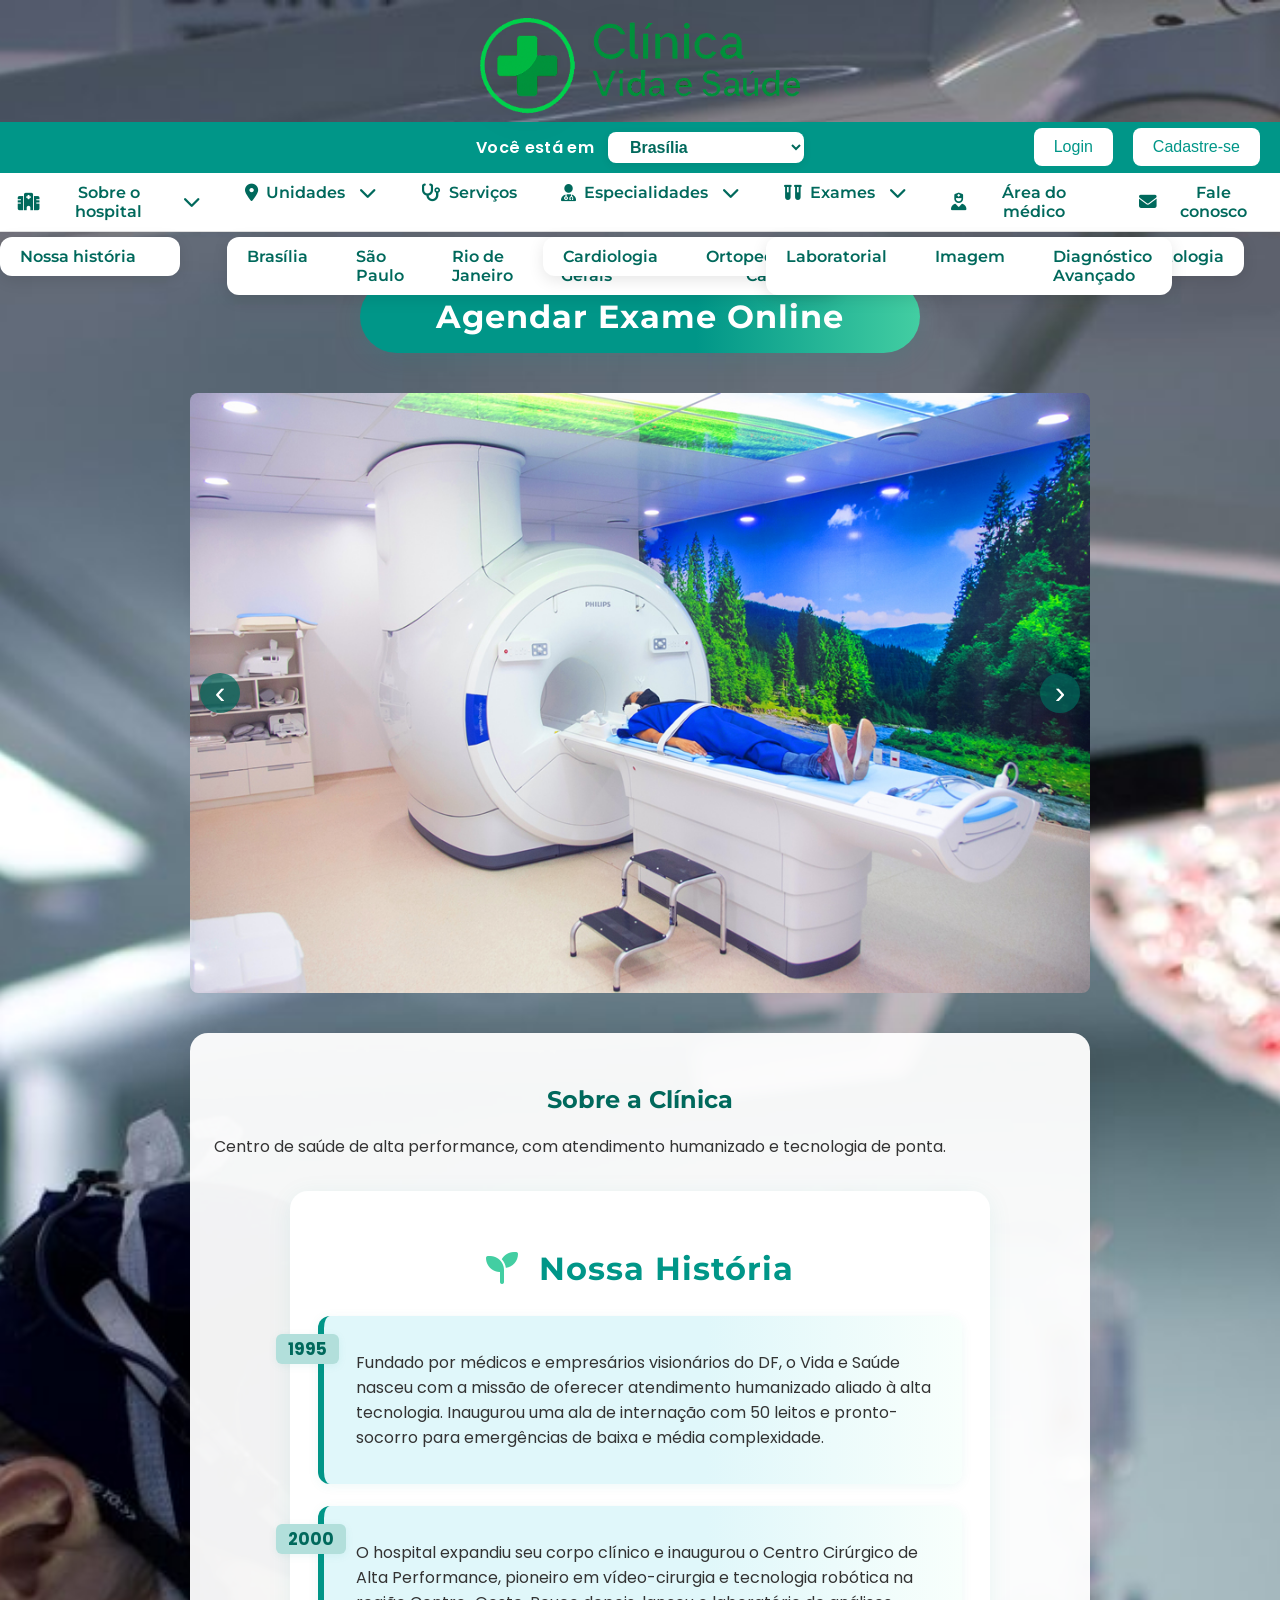
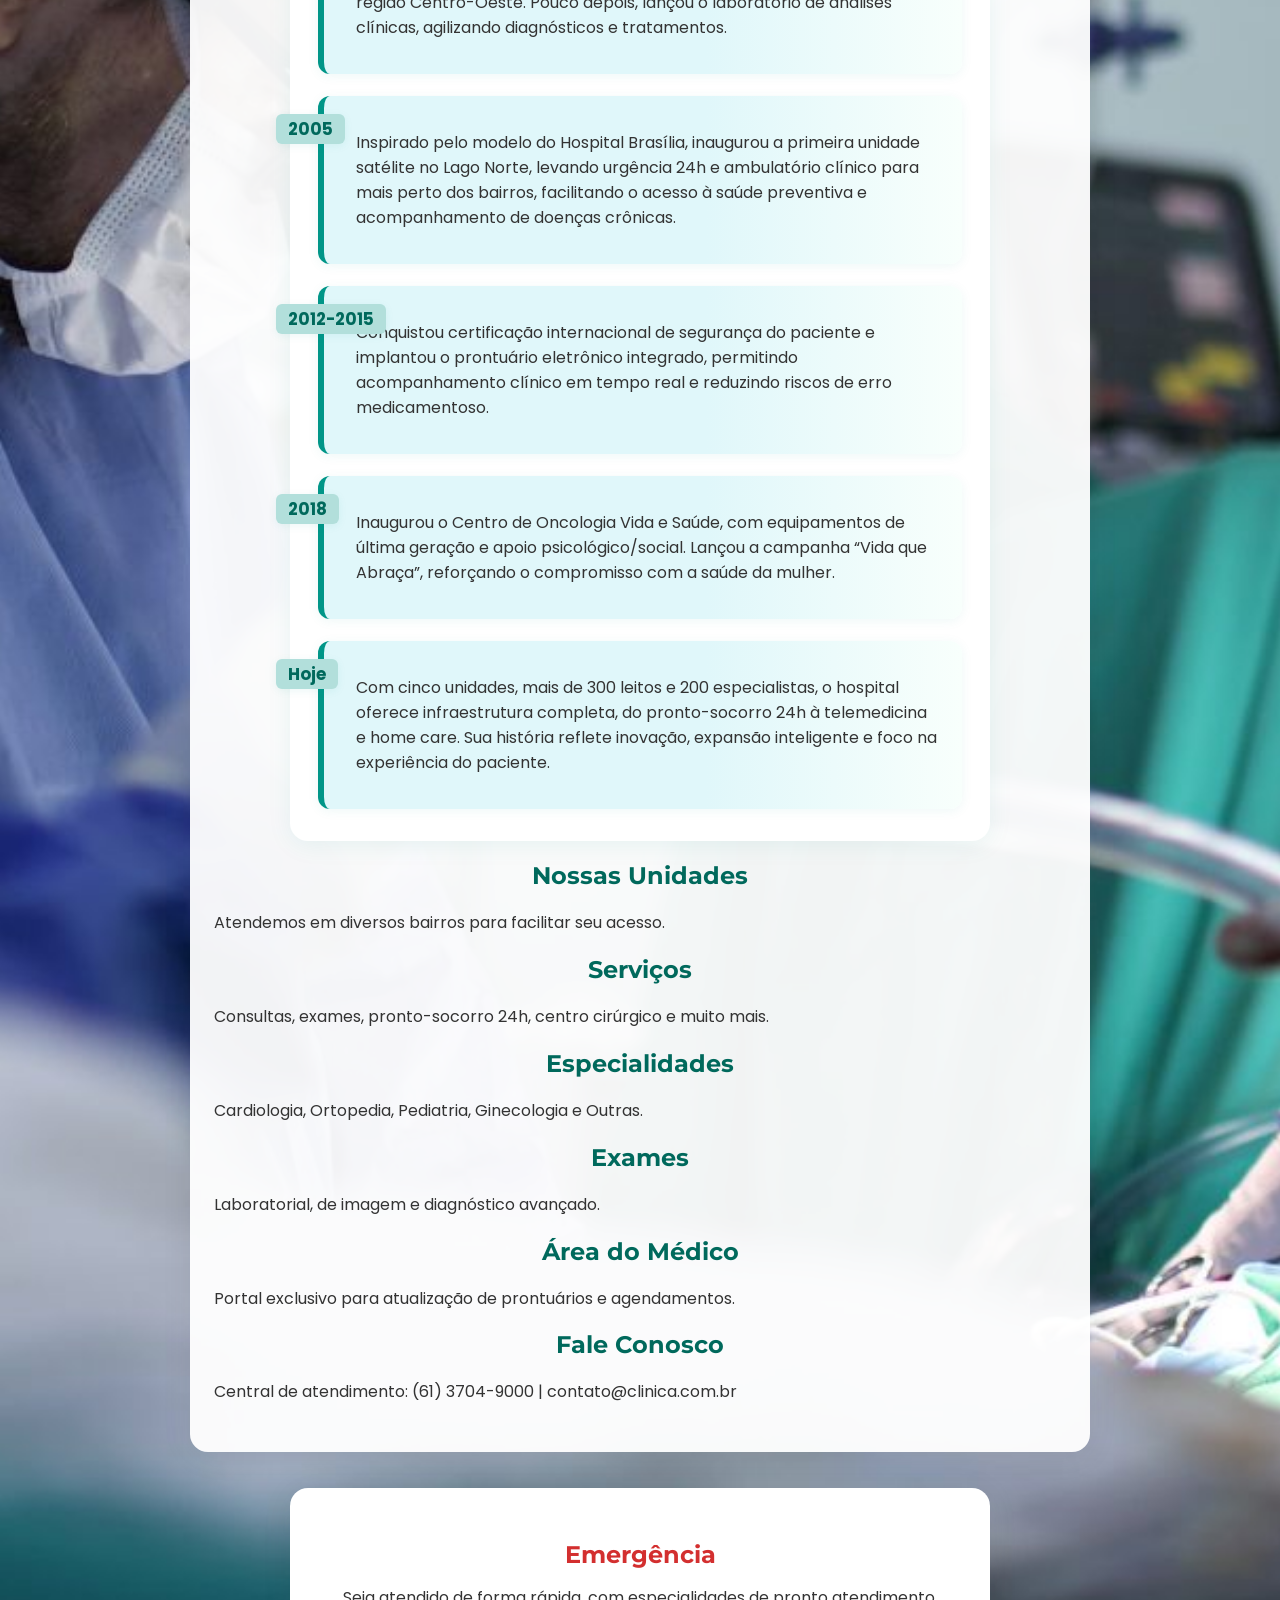
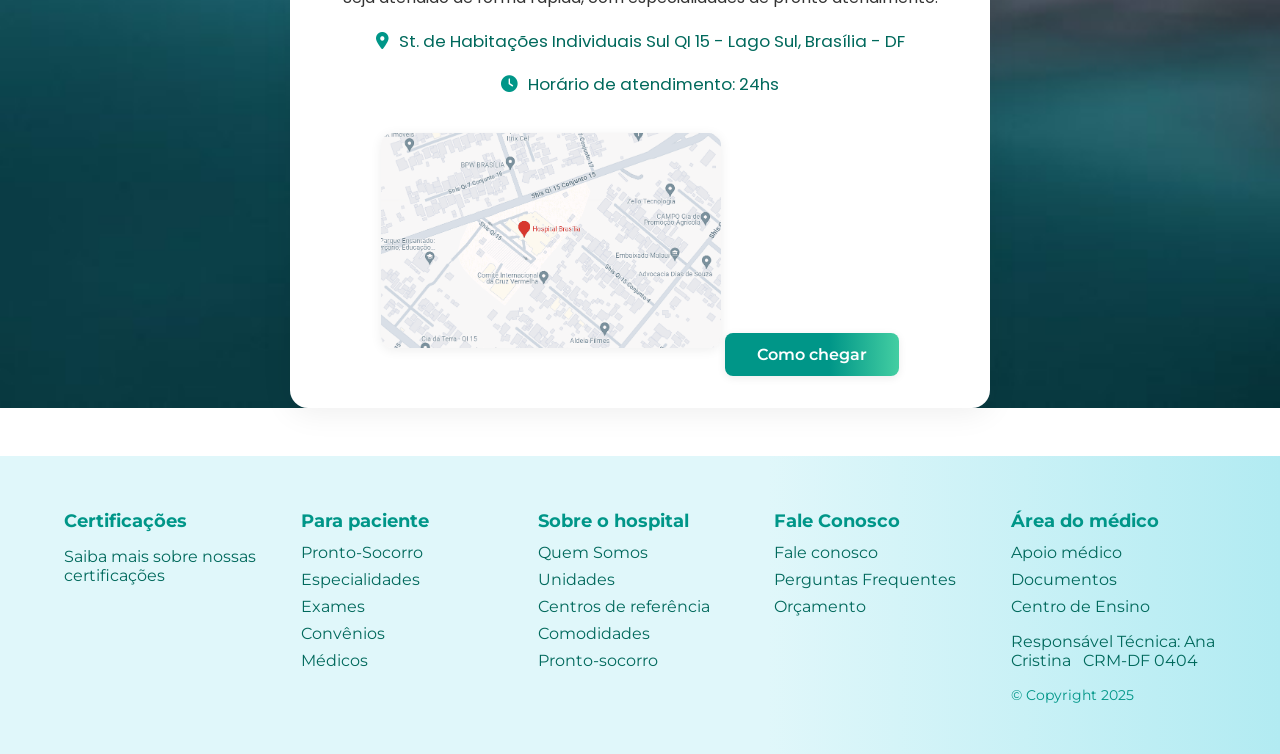
<file: html/index.html>
<!DOCTYPE html>
<html lang="pt-BR">
<head>
  <meta charset="UTF-8">
  <meta name="viewport" content="width=device-width, initial-scale=1.0">
  <title>Bem-vindo - Clínica Vida e Saúde</title>
  <link rel="stylesheet" href="../css/variables.css">
  <link rel="stylesheet" href="../css/styleindex.css">
  <link rel="stylesheet" href="../css/carrossel.css">
  <link rel="stylesheet" href="https://cdnjs.cloudflare.com/ajax/libs/font-awesome/6.5.0/css/all.min.css">
</head>
<body>
  <div class="page-background">
    <!-- Imagem do fundo -->
    <div class="top-image-container">
      <img src="../images/topo22.png" alt="Topo Clínica" class="top-image">
    </div>

    <!-- Cabeçalho 1 -->
    <header class="header">
      <div>
        <label for="estado-select">Você está em</label>
        <select id="estado-select">
          <option>Brasília</option>
          <option>São Paulo</option>
          <option>Rio de Janeiro</option>
          <option>Minas Gerais</option>
          <option>Bahia</option>
          <option>Paraná</option>
          <option>Pernambuco</option>
          <option>Ceará</option>
          <option>Rio Grande do Sul</option>
          <option>Goiás</option>
          <option>Pará</option>
        </select>
      </div>
      <div class="header-buttons">
        <button class="btn-login" onclick="window.location.href='login.html'">Login</button>
        <button class="btn-cadastro" onclick="window.location.href='registro.html'">Cadastre-se</button>
      </div>
    </header>

    <!-- Barra de navegação com botões -->
    <nav class="header-nav">
      <ul>
        <li class="dropdown has-dropdown">
          <button type="button">
            <i class="fas fa-hospital"></i> Sobre o hospital <i class="fas fa-chevron-down chevron"></i>
          </button>
          <ul class="dropdown-content">
            <li><a href="#sobre">Nossa história</a></li>
          </ul>
        </li>
        <li class="dropdown has-dropdown">
          <button type="button">
            <i class="fas fa-map-marker-alt"></i> Unidades <i class="fas fa-chevron-down chevron"></i>
          </button>
          <ul class="dropdown-content">
            <li><a href="#unidades">Brasília</a></li>
            <li><a href="#unidades">São Paulo</a></li>
            <li><a href="#unidades">Rio de Janeiro</a></li>
            <li><a href="#unidades">Minas Gerais</a></li>
            <li><a href="#unidades">Pará</a></li>
            <li><a href="#unidades">Santa Catarina</a></li>
          </ul>
        </li>
        <li><button type="button"><i class="fas fa-stethoscope"></i> Serviços</button></li>
        <li class="dropdown has-dropdown">
          <button type="button">
            <i class="fas fa-user-md"></i> Especialidades <i class="fas fa-chevron-down chevron"></i>
          </button>
          <ul class="dropdown-content">
            <li><a href="#cardiologia">Cardiologia</a></li>
            <li><a href="#ortopedia">Ortopedia</a></li>
            <li><a href="#pediatria">Pediatria</a></li>
            <li><a href="#ginecologia">Ginecologia</a></li>
            <li><a href="#dermatologia">Dermatologia</a></li>
          </ul>
        </li>
        <li class="dropdown has-dropdown">
          <button type="button">
            <i class="fas fa-vials"></i> Exames <i class="fas fa-chevron-down chevron"></i>
          </button>
          <ul class="dropdown-content">
            <li><a href="#laboratorial">Laboratorial</a></li>
            <li><a href="#imagem">Imagem</a></li>
            <li><a href="#diagnostico">Diagnóstico Avançado</a></li>
          </ul>
        </li>
        <li><button type="button"><i class="fas fa-user-nurse"></i> Área do médico</button></li>
        <li><button type="button"><i class="fas fa-envelope"></i> Fale conosco</button></li>
      </ul>
    </nav>

    <!-- Barra de busca -->
    <div class="agendar-container">
      <button class="btn-agendar-grande" onclick="window.location.href='agendar.html'">
        Agendar Exame Online
      </button>
    </div>

    <!-- Carrossel de imagens abaixo do cabeçalho -->
    <section class="carrossel">
      <div class="faixa-carrossel">
        <div class="item-carrossel"><img src="../images/1.jpg" alt="Ambiente 1"></div>
        <div class="item-carrossel"><img src="../images/2.jpg" alt="Ambiente 2"></div>
        <div class="item-carrossel"><img src="../images/3.jpg" alt="Ambiente 3"></div>
      </div>
      <button class="botao-carrossel anterior">‹</button>
      <button class="botao-carrossel proximo">›</button>
    </section>

    <!-- Container das abas -->
    <div class="container">
      <section class="tabs">
        <div class="tab-panels">
          <div id="sobre" class="tab-panel active">
            <h2>Sobre a Clínica</h2>
            <p>Centro de saúde de alta performance, com atendimento humanizado e tecnologia de ponta.</p>
            <div class="historia-container">
              <h2 class="historia-titulo">
                <i class="fas fa-seedling"></i> Nossa História
              </h2>
              <div class="historia-timeline">
                <div class="historia-bloco">
                  <span class="historia-ano">1995</span>
                  <p>
                    Fundado por médicos e empresários visionários do DF, o Vida e Saúde nasceu com a missão de oferecer atendimento humanizado aliado à alta tecnologia. Inaugurou uma ala de internação com 50 leitos e pronto-socorro para emergências de baixa e média complexidade.
                  </p>
                </div>
                <div class="historia-bloco">
                  <span class="historia-ano">2000</span>
                  <p>
                    O hospital expandiu seu corpo clínico e inaugurou o Centro Cirúrgico de Alta Performance, pioneiro em vídeo-cirurgia e tecnologia robótica na região Centro-Oeste. Pouco depois, lançou o laboratório de análises clínicas, agilizando diagnósticos e tratamentos.
                  </p>
                </div>
                <div class="historia-bloco">
                  <span class="historia-ano">2005</span>
                  <p>
                    Inspirado pelo modelo do Hospital Brasília, inaugurou a primeira unidade satélite no Lago Norte, levando urgência 24h e ambulatório clínico para mais perto dos bairros, facilitando o acesso à saúde preventiva e acompanhamento de doenças crônicas.
                  </p>
                </div>
                <div class="historia-bloco">
                  <span class="historia-ano">2012-2015</span>
                  <p>
                    Conquistou certificação internacional de segurança do paciente e implantou o prontuário eletrônico integrado, permitindo acompanhamento clínico em tempo real e reduzindo riscos de erro medicamentoso.
                  </p>
                </div>
                <div class="historia-bloco">
                  <span class="historia-ano">2018</span>
                  <p>
                    Inaugurou o Centro de Oncologia Vida e Saúde, com equipamentos de última geração e apoio psicológico/social. Lançou a campanha “Vida que Abraça”, reforçando o compromisso com a saúde da mulher.
                  </p>
                </div>
                <div class="historia-bloco">
                  <span class="historia-ano">Hoje</span>
                  <p>
                    Com cinco unidades, mais de 300 leitos e 200 especialistas, o hospital oferece infraestrutura completa, do pronto-socorro 24h à telemedicina e home care. Sua história reflete inovação, expansão inteligente e foco na experiência do paciente.
                  </p>
                </div>
              </div>
            </div>
          </div>
          <div id="unidades" class="tab-panel">
            <h2>Nossas Unidades</h2>
            <p>Atendemos em diversos bairros para facilitar seu acesso.</p>
          </div>
          <div id="servicos" class="tab-panel">
            <h2>Serviços</h2>
            <p>Consultas, exames, pronto-socorro 24h, centro cirúrgico e muito mais.</p>
          </div>
          <div id="especialidades" class="tab-panel">
            <h2>Especialidades</h2>
            <p>Cardiologia, Ortopedia, Pediatria, Ginecologia e Outras.</p>
          </div>
          <div id="exames" class="tab-panel">
            <h2>Exames</h2>
            <p>Laboratorial, de imagem e diagnóstico avançado.</p>
          </div>
          <div id="area-medico" class="tab-panel">
            <h2>Área do Médico</h2>
            <p>Portal exclusivo para atualização de prontuários e agendamentos.</p>
          </div>
          <div id="contato" class="tab-panel">
            <h2>Fale Conosco</h2>
            <p>Central de atendimento: (61) 3704-9000 | contato@clinica.com.br</p>
          </div>
        </div>
      </section>
    </div>

    <!-- Menu hambúrguer -->
    <button id="menu-toggle" class="hamburger" aria-label="Abrir menu">
      <span></span>
      <span></span>
      <span></span>
    </button>

    <!-- Sidebar -->
    <nav id="sidebar" class="sidebar">
      <ul>
        <li class="dropdown">
          <button type="button">
            <i class="fas fa-hospital"></i> Sobre o hospital <i class="fas fa-chevron-down chevron"></i>
          </button>
          <ul class="dropdown-content">
            <li><a href="#sobre">Nossa história</a></li>
          </ul>
        </li>
        <li class="dropdown">
          <button type="button">
            <i class="fas fa-map-marker-alt"></i> Unidades <i class="fas fa-chevron-down chevron"></i>
          </button>
          <ul class="dropdown-content">
            <li><a href="#unidades">Brasília</a></li>
            <li><a href="#unidades">São Paulo</a></li>
            <li><a href="#unidades">Rio de Janeiro</a></li>
            <li><a href="#unidades">Minas Gerais</a></li>
            <li><a href="#unidades">Pará</a></li>
            <li><a href="#unidades">Santa Catarina</a></li>
          </ul>
        </li>
        <li class="dropdown">
          <button type="button">
            <i class="fas fa-user-md"></i> Especialidades <i class="fas fa-chevron-down chevron"></i>
          </button>
          <ul class="dropdown-content">
            <li><a href="#cardiologia">Cardiologia</a></li>
            <li><a href="#ortopedia">Ortopedia</a></li>
            <li><a href="#pediatria">Pediatria</a></li>
            <li><a href="#ginecologia">Ginecologia</a></li>
            <li><a href="#dermatologia">Dermatologia</a></li>
          </ul>
        </li>
        <li class="dropdown">
          <button type="button">
            <i class="fas fa-vials"></i> Exames <i class="fas fa-chevron-down chevron"></i>
          </button>
          <ul class="dropdown-content">
            <li><a href="#laboratorial">Laboratorial</a></li>
            <li><a href="#imagem">Imagem</a></li>
            <li><a href="#diagnostico">Diagnóstico Avançado</a></li>
          </ul>
        </li>
        <li><a href="#area-medico"><i class="fas fa-user-nurse"></i> Área do médico</a></li>
        <li><a href="#contato"><i class="fas fa-envelope"></i> Fale conosco</a></li>
        <li><button class="btn-login" onclick="window.location.href='login.html'"><i class="fas fa-sign-in-alt"></i> Login</button></li>
        <li><button class="btn-cadastro" onclick="window.location.href='registro.html'"><i class="fas fa-user-plus"></i> Cadastro</button></li>
      </ul>
    </nav>

    <!-- Área de Emergência -->
    <section class="emergency">
      <h2>Emergência</h2>
      <p>Seja atendido de forma rápida, com especialidades de pronto atendimento.</p>
      <div class="info">
        <p><i class="fas fa-map-marker-alt"></i> St. de Habitações Individuais Sul QI 15 - Lago Sul, Brasília - DF</p>
        <p><i class="fas fa-clock"></i> Horário de atendimento: 24hs</p>
      </div>
      <img src="../images/mapa.png" alt="Mapa do hospital">
      <button class="btn-como-chegar" onclick="window.open('https://www.google.com/maps/place/St.+de+Habita%C3%A7%C3%B5es+Individuais+Sul+QI+15+-+Asa+Sul,+Bras%C3%ADlia+-+DF/@-15.8519686,-47.8869258,16z/data=!3m1!4b1!4m6!3m5!1s0x935a24fe02badadf:0x57f5bb041e1db2c3!8m2!3d-15.8506946!4d-47.8822231!16s%2Fg%2F11bwfzrggs?entry=ttu&g_ep=EgoyMDI1MDUyMS4wIKXMDSoASAFQAw%3D%3D')">Como chegar</button>
    </section>

    <div id="mensagem-flutuante" class="mensagem-flutuante">
      Central de atendimento: (61) 3704-9000 | contato@clinica.com.br
    </div>
  </div>

  <footer class="footer-infos">
    <div class="footer-container">
      <div class="footer-col">
        <h3>Certificações</h3>
        <p><a href="#">Saiba mais sobre nossas certificações</a></p>
      </div>
      <div class="footer-col">
        <h3>Para paciente</h3>
        <ul>
          <li><a href="#">Pronto-Socorro</a></li>
          <li><a href="#">Especialidades</a></li>
          <li><a href="#">Exames</a></li>
          <li><a href="#">Convênios</a></li>
          <li><a href="#">Médicos</a></li>
        </ul>
      </div>
      <div class="footer-col">
        <h3>Sobre o hospital</h3>
        <ul>
          <li><a href="#">Quem Somos</a></li>
          <li><a href="#">Unidades</a></li>
          <li><a href="#">Centros de referência</a></li>
          <li><a href="#">Comodidades</a></li>
          <li><a href="#">Pronto-socorro</a></li>
        </ul>
      </div>
      <div class="footer-col">
        <h3>Fale Conosco</h3>
        <ul>
          <li><a href="#">Fale conosco</a></li>
          <li><a href="#">Perguntas Frequentes</a></li>
          <li><a href="#">Orçamento</a></li>
        </ul>
      </div>
      <div class="footer-col">
        <h3>Área do médico</h3>
        <ul>
          <li><a href="#">Apoio médico</a></li>
          <li><a href="#">Documentos</a></li>
          <li><a href="#">Centro de Ensino</a></li>
        </ul>
        <p class="footer-rt">
          Responsável Técnica: Ana Cristina &nbsp; CRM-DF 0404
        </p>
        <p class="footer-copy">
          © Copyright 2025
        </p>
      </div>
    </div>
  </footer>

  <script src="../javascript/carrossel.js"></script>
  <script src="../javascript/tabs.js"></script>
  <script src="../javascript/sidebar.js"></script>
  <script src="../javascript/homebar.js"></script>
</body>
</html>
</file>
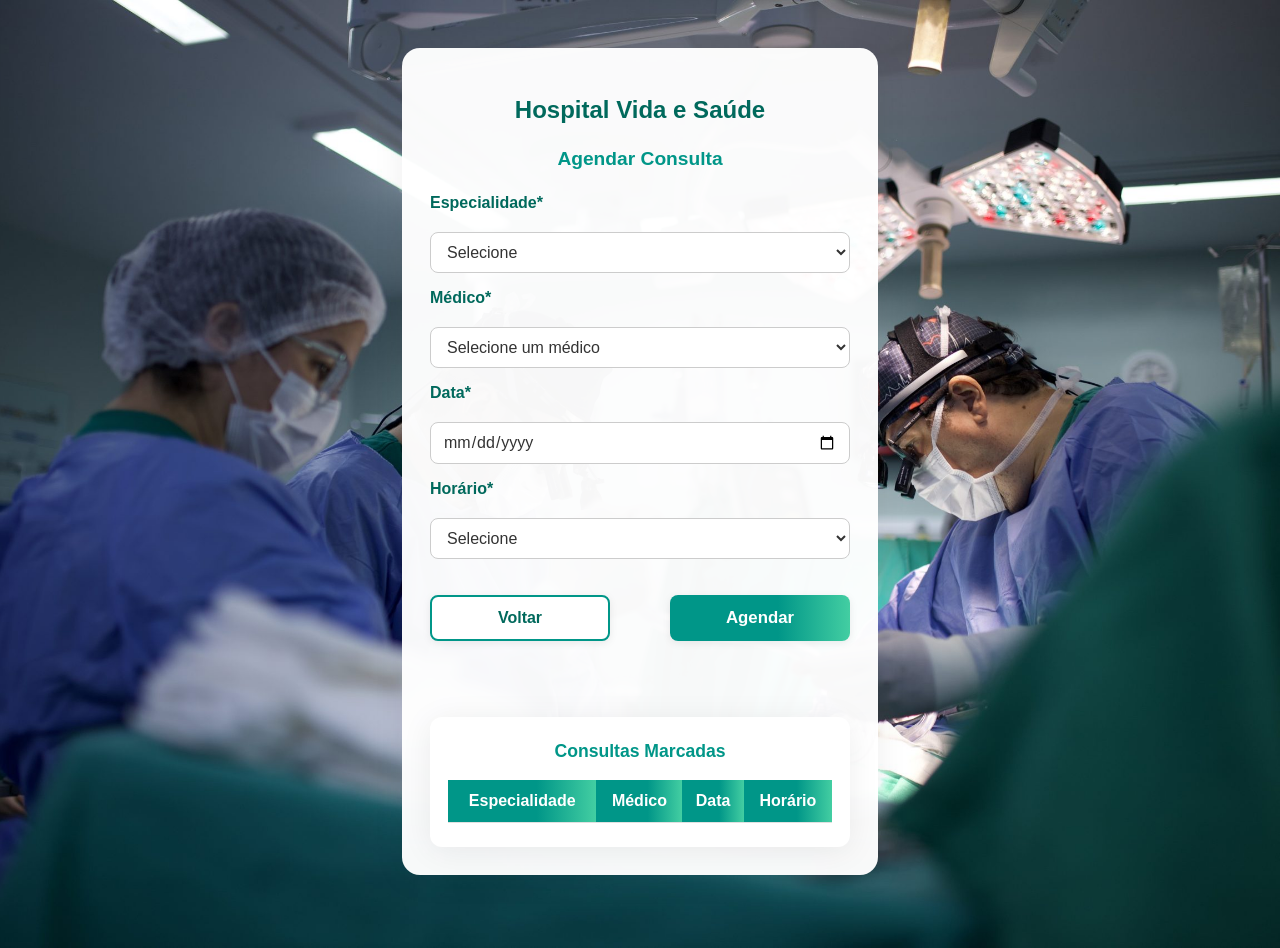
<file: html/agendar.html>
<!DOCTYPE html>
<html lang="pt-BR">
<head>
  <meta charset="UTF-8" />
  <meta name="viewport" content="width=device-width, initial-scale=1.0"/>
  <title>Agendar Consulta</title>
  <link rel="stylesheet" href="../css/variables.css" />
  <link rel="stylesheet" href="../css/styleagendar.css" />
</head>
<body>
  <div class="container">
    <header>
      <h1>Hospital Vida e Saúde</h1>
    </header>
    <h2>Agendar Consulta</h2>
    <form>
      <label for="especialidade">Especialidade*</label>
      <select class="select" id="especialidade" name="especialidade" required>
        <option value="">Selecione</option>
        <option value="cardiologia">Cardiologia</option>
        <option value="dermatologia">Dermatologia</option>
        <option value="ginecologia">Ginecologia</option>
        <option value="neurologia">Neurologia</option>
        <option value="ortopedia">Ortopedia</option>
        <option value="pediatria">Pediatria</option>
        <option value="psiquiatria">Psiquiatria</option>
        <option value="urologia">Urologia</option>
      </select>
      <label for="medico">Médico*</label>
      <select class="select" id="medico" name="medico" required>
        <option value="">Selecione um médico</option>
        <option value="dr-joao-silva">Dr. João Silva</option>
        <option value="dra-maria-oliveira">Dra. Maria Oliveira</option>
        <option value="dr-carlos-santos">Dr. Carlos Santos</option>
      </select>
      <label for="data">Data*</label>
      <input class="date-input" type="date" id="data" name="data" required placeholder="dd/mm/aaaa">
      <label for="hora">Horário*</label>
      <select class="select" id="hora" name="hora" required>
        <option value="">Selecione</option>
        <option value="09:00">09:00</option>
        <option value="09:30">09:30</option>
        <option value="10:00">10:00</option>
        <option value="10:30">10:30</option>
        <option value="11:00">11:00</option>
        <option value="11:30">11:30</option>
        <option value="12:00">12:00</option>
        <option value="12:30">12:30</option>
        <option value="13:00">13:00</option>
        <option value="13:30">13:30</option>
        <option value="14:00">14:00</option>
        <option value="14:30">14:30</option>
        <option value="15:00">15:00</option>
        <option value="15:30">15:30</option>
        <option value="16:00">16:00</option>
        <option value="16:30">16:30</option>
        <option value="17:00">17:00</option>
        <option value="17:30">17:30</option>
        <option value="18:00">18:00</option>
      </select>
      <div class="botoes-agendar">
        <button type="button" class="btn-secondary" onclick="location.href='index.html'">Voltar</button>
        <button type="submit" class="btn-primary-salvar">Agendar</button>
      </div>
    </form>
    <div id="mensagem-sucesso" class="mensagem-sucesso">
      Consulta Agendada com Sucesso!
    </div>
    <br><br>
    <div class="consultas-marcadas-container">
      <h3>Consultas Marcadas</h3>
      <table class="consultas-marcadas" id="tabela-consultas">
        <thead>
          <tr>
            <th>Especialidade</th>
            <th>Médico</th>
            <th>Data</th>
            <th>Horário</th>
          </tr>
        </thead>
        <tbody>
          <!-- Linhas serão adicionadas aqui via JS -->
        </tbody>
      </table>
    </div>
  </div>
  <script>
  document.querySelector('form').addEventListener('submit', function (e) {
    e.preventDefault();

    // Pega os valores do formulário
    const especialidadeSelect = document.getElementById('especialidade');
    const especialidade = especialidadeSelect.options[especialidadeSelect.selectedIndex].text;
    const medicoSelect = document.getElementById('medico');
    const medico = medicoSelect.options[medicoSelect.selectedIndex].text;
    const data = document.getElementById('data').value;
    const hora = document.getElementById('hora').value;

    // Adiciona nova linha na tabela
    const tabela = document.getElementById('tabela-consultas').querySelector('tbody');
    const novaLinha = document.createElement('tr');
    novaLinha.innerHTML = `
      <td>${especialidade}</td>
      <td>${medico}</td>
      <td>${data.split('-').reverse().join('/')}</td>
      <td>${hora}</td>
    `;
    tabela.appendChild(novaLinha);

    // Exibe a mensagem de sucesso
    const mensagem = document.getElementById('mensagem-sucesso');
    mensagem.style.display = 'block';

    // Limpa os campos do formulário
    this.reset();
  });
</script>
</body>
</html>
</file>
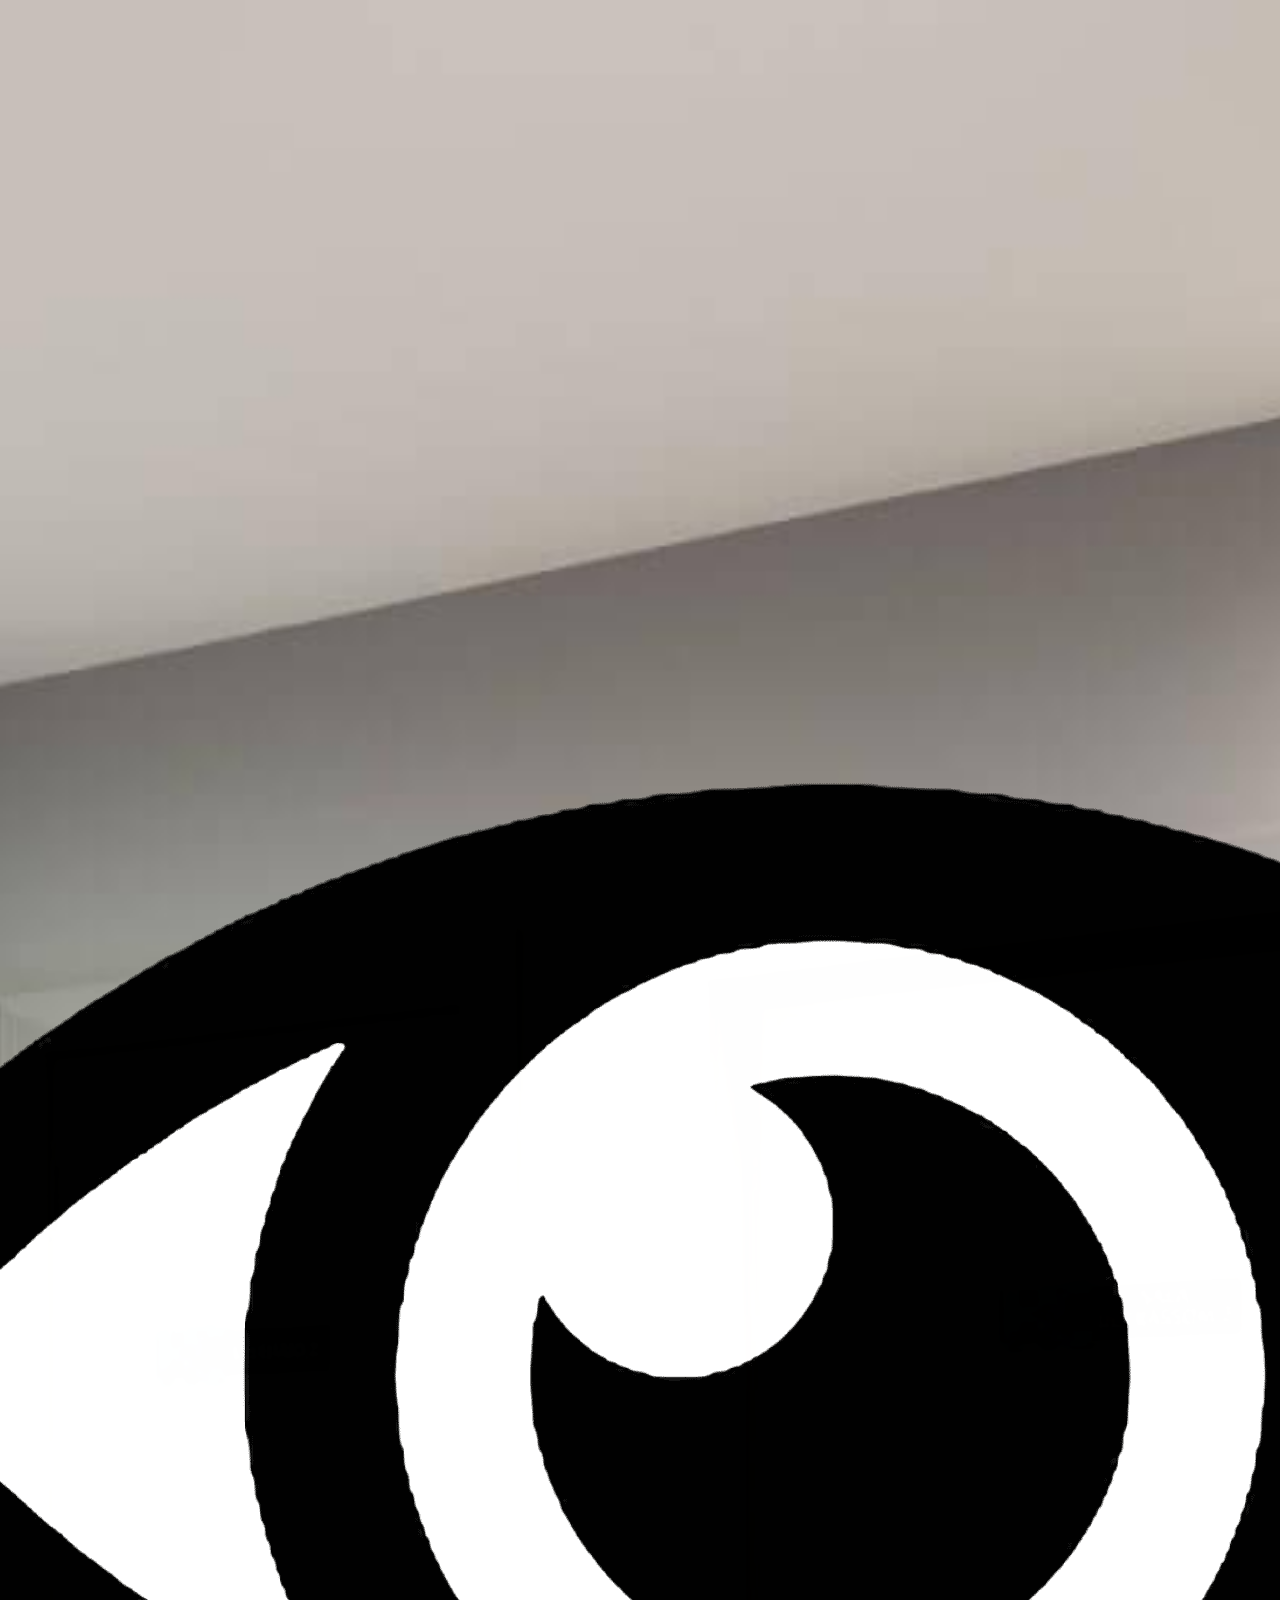
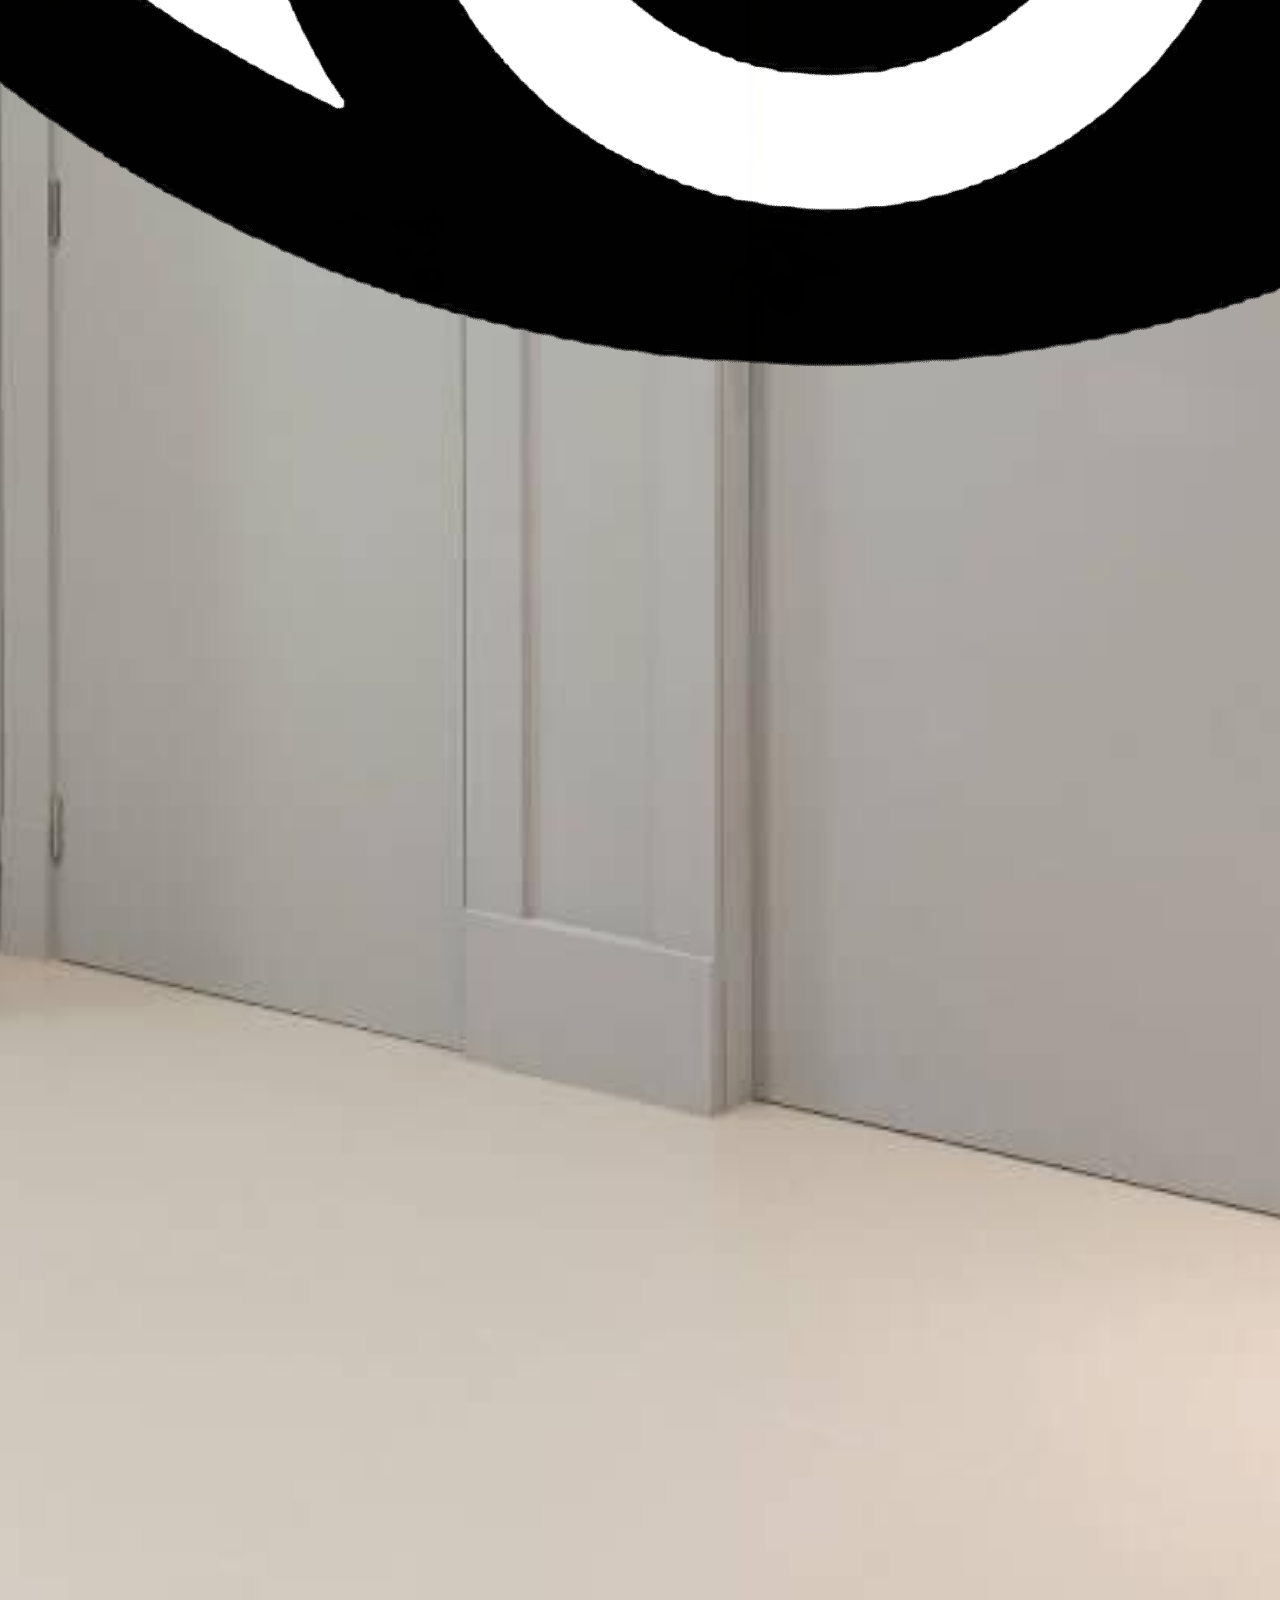
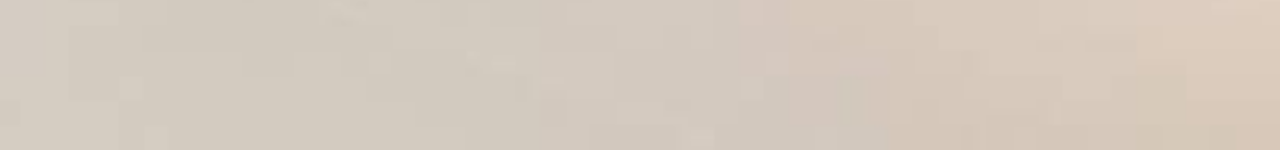
<file: html/esqueceu.html>
<!DOCTYPE html>
<html lang="pt-br">
<head>
    <meta charset="UTF-8">
    <title>Esqueceu a Senha - Clínica</title>
    <meta name="viewport" content="width=device-width, initial-scale=1">
    <link rel="stylesheet" href="../css/variables.css" />
    <link rel="stylesheet" href="../css/styleesqueceu.css" />
</head>
<body>
    <div class="container" id="container">
        <h2>Esqueceu a Senha</h2>
        <form id="recoverForm">
            <input type="email" id="email" placeholder="Digite seu e-mail" required>
            <button type="submit">Enviar recuperação</button>
        </form>
        <a href="login.html" class="back-link">Voltar para o login</a>
    </div>

    <!-- Acessibilidade dinâmica -->
    <div class="accessibility">
      <div class="accessibility-icons">
        <img src="../images/Olho.png" alt="Acessibilidade visual" class="icone-acessibilidade" onclick="toggleVisionMenu()" />
        <img src="../images/Orelha.png" alt="Acessibilidade auditiva" class="icone-acessibilidade" onclick="toggleAudioAccessibility()" />
      </div>
      <div class="vision-menu" id="visionMenu" style="display:none;">
        <button onclick="toggleContrast()">Ativar/Desativar Contraste</button>
        <button onclick="increaseFont()">Aumentar Fonte</button>
        <button onclick="decreaseFont()">Diminuir Fonte</button>
      </div>
    </div>

    <!-- VLibras -->
    <div vw class="enabled">
      <div vw-access-button class="active"></div>
      <div vw-plugin-wrapper>
        <div class="vw-plugin-top-wrapper"></div>
      </div>
    </div>

    <script src="../javascript/acessibilidade.js"></script>
    <script>
        document.getElementById('recoverForm').addEventListener('submit', function(e) {
            e.preventDefault();
            document.getElementById('container').innerHTML = `
                <h2>Recuperação enviada</h2>
                <p class="success-message">
                    Um e-mail de recuperação foi enviado para o endereço informado.<br>
                    Verifique sua caixa de entrada e siga as instruções.
                </p>
                <a href="login.html" class="back-link">Voltar para o login</a>
            `;
        });
    </script>
</body>
</html>
</file>
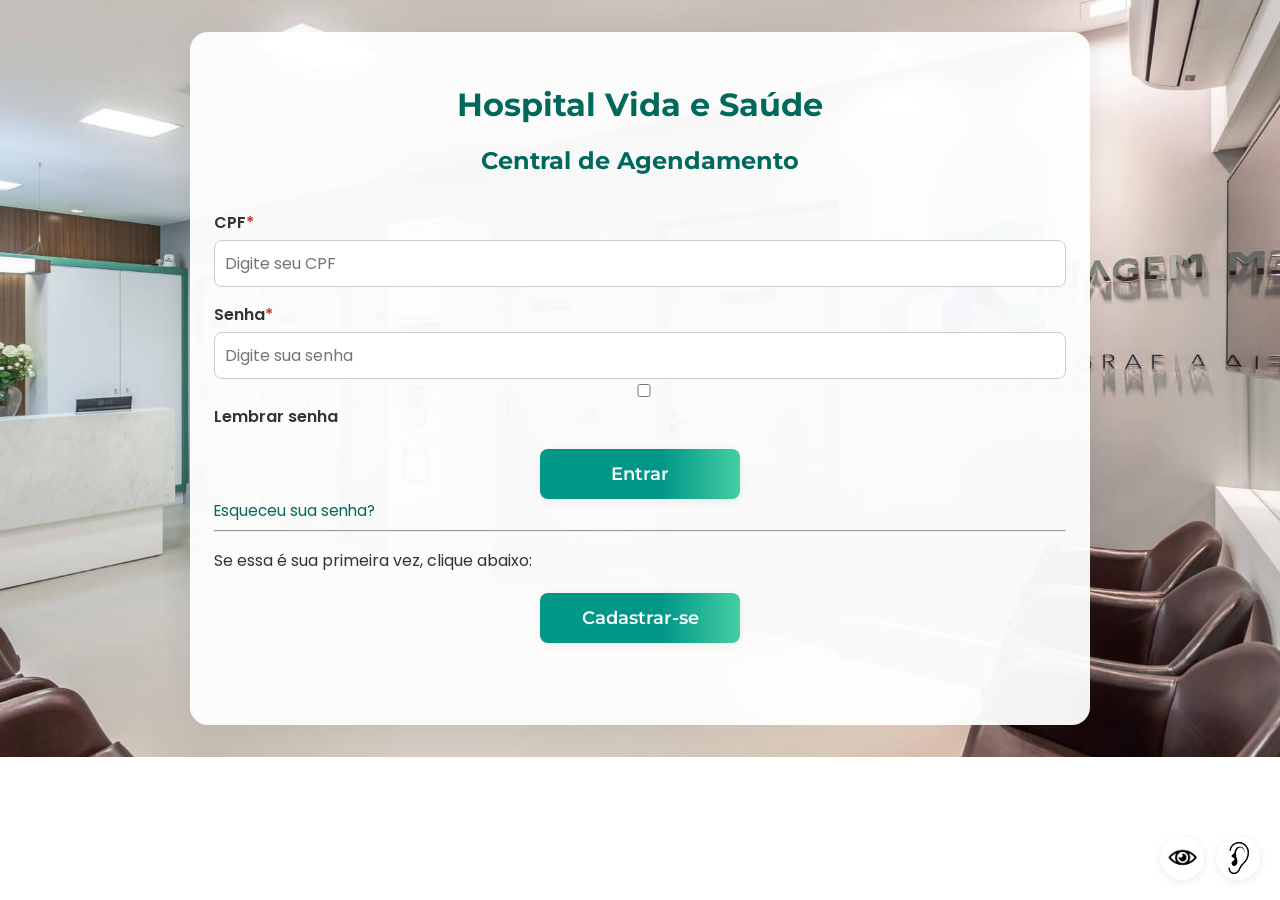
<file: html/login.html>
<!DOCTYPE html>
<html lang="pt-BR">
<head>
  <meta charset="UTF-8" />
  <meta name="viewport" content="width=device-width, initial-scale=1.0" />
  <title>Login</title>
  <link rel="stylesheet" href="../css/variables.css" />
  <link rel="stylesheet" href="../css/style.css" />
  <link rel="stylesheet" href="../css/stylelogin.css" />
</head>
<body style="background: url('../images/marcar.jpg') no-repeat center center / cover;">
  <div class="container" id="mainContainer">
    <header>
      <h1>Hospital Vida e Saúde</h1>
    </header>
    <h2>Central de Agendamento</h2>
    <form id="loginForm">
      <label for="cpf">CPF<span>*</span></label>
      <input type="text" id="cpf" name="cpf" required placeholder="Digite seu CPF">
      <label for="senha">Senha<span>*</span></label>
      <input type="password" id="senha" name="senha" required placeholder="Digite sua senha">
      <div>
        <input type="checkbox" id="lembrar" name="lembrar">
        <label for="lembrar">Lembrar senha</label>
      </div>
      <button type="submit" class="btn-secondary">Entrar</button>
      <a href="esqueceu.html" class="link">Esqueceu sua senha?</a>
    </form>
    <hr />
    <p>Se essa é sua primeira vez, clique abaixo:</p>
    <button onclick="location.href='registro.html'" class="btn-secondary">Cadastrar-se</button>
    <br><br>
  </div>

  <!-- Acessibilidade -->
  <div class="accessibility">
    <div class="accessibility-icons">
      <img src="../images/Olho.png" alt="Acessibilidade visual" class="icone-acessibilidade" onclick="toggleVisionMenu()" />
      <img src="../images/Orelha.png" alt="Acessibilidade auditiva" class="icone-acessibilidade" onclick="toggleAudioAccessibility()" />
    </div>
    <div class="vision-menu" id="visionMenu" style="display:none;">
      <button onclick="toggleContrast()">Ativar/Desativar Contraste</button>
      <button onclick="increaseFont()">Aumentar Fonte</button>
      <button onclick="decreaseFont()">Diminuir Fonte</button>
    </div>
  </div>

  <!-- VLibras -->
  <div vw class="enabled">
    <div vw-access-button class="active"></div>
    <div vw-plugin-wrapper>
      <div class="vw-plugin-top-wrapper"></div>
    </div>
  </div>
  <script src="../javascript/acessibilidade.js"></script>
  <script>
    // Redireciona para index.html ao enviar o formulário de login
    document.getElementById('loginForm').addEventListener('submit', function(e) {
      e.preventDefault();
      window.location.href = 'index.html';
    });
  </script>
</body>
</html>
</file>
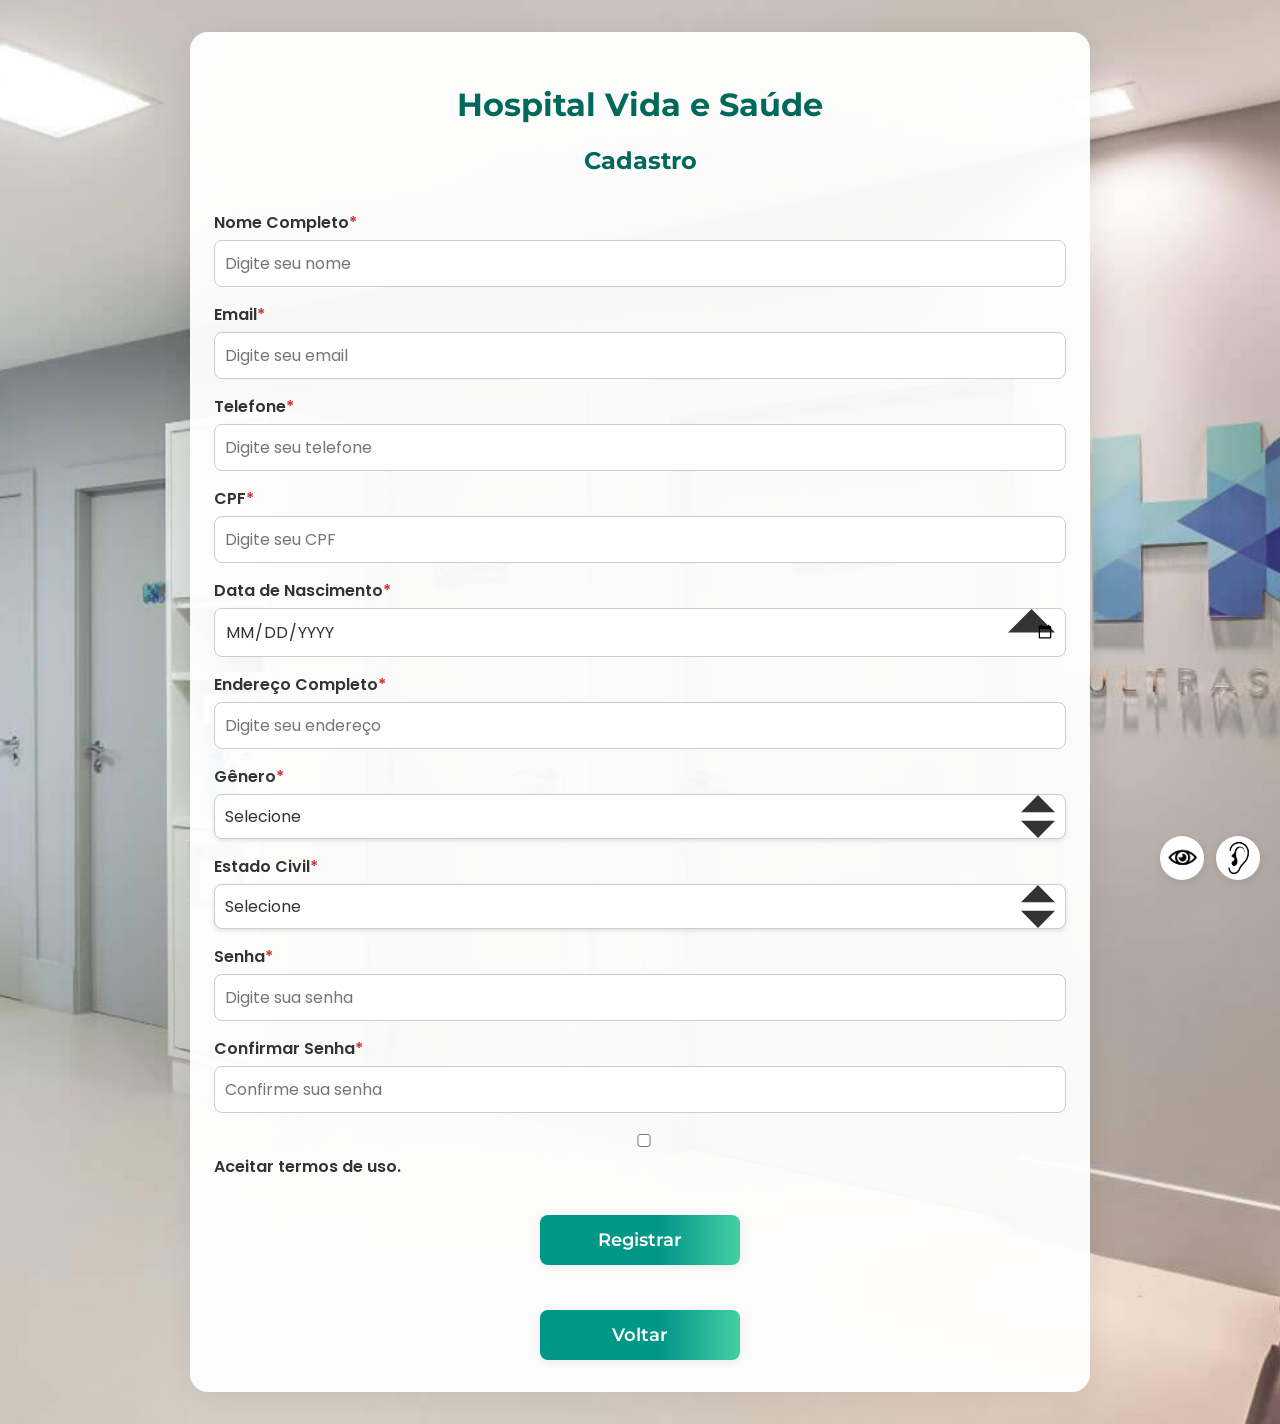
<file: html/registro.html>
<!DOCTYPE html>
<html lang="pt-BR">

<head>
  <meta charset="UTF-8" />
  <meta name="viewport" content="width=device-width, initial-scale=1.0" />
  <title>Cadastro</title>
  <link rel="stylesheet" href="../css/variables.css" />
  <link rel="stylesheet" href="../css/style.css" />
  <link rel="stylesheet" href="../css/styleregistro.css" />
  <style>
    body {
      background: url('../images/marcar.jpg') no-repeat center center / cover;
      min-height: 100vh;
      margin: 0;
      padding: 0;
    }
  </style>
</head>

<body>
  <div class="container">
    <header>
      <h1>Hospital Vida e Saúde</h1>
    </header>
    <h2>Cadastro</h2>
    <form id="formRegistro">
      <label for="nome">Nome Completo<span>*</span></label>
      <input type="text" id="nome" name="nome" required placeholder="Digite seu nome">
      <label for="email">Email<span>*</span></label>
      <input type="email" id="email" name="email" required placeholder="Digite seu email">
      <label for="telefone">Telefone<span>*</span></label>
      <input type="tel" id="telefone" name="telefone" required placeholder="Digite seu telefone">
      <label for="cpf">CPF<span>*</span></label>
      <input type="text" id="cpf" name="cpf" required placeholder="Digite seu CPF">
      <label for="dataNascimento">Data de Nascimento<span>*</span></label>
      <input class="date-input" type="date" id="dataNascimento" name="dataNascimento" required>
      <label for="endereco">Endereço Completo<span>*</span></label>
      <input type="text" id="endereco" name="endereco" required placeholder="Digite seu endereço">
      <label for="genero">Gênero<span>*</span></label>
      <select id="genero" class="select" name="genero" required>
        <option value="">Selecione</option>
        <option value="masculino">Masculino</option>
        <option value="feminino">Feminino</option>
        <option value="outro">Outro</option>
      </select>
      <label for="estadoCivil">Estado Civil<span>*</span></label>
      <select id="estadoCivil" class="select" name="estadoCivil" required>
        <option value="">Selecione</option>
        <option value="solteiro">Solteiro(a)</option>
        <option value="casado">Casado(a)</option>
        <option value="divorciado">Divorciado(a)</option>
        <option value="viuvo">Viúvo(a)</option>
      </select>
      <label for="senha">Senha<span>*</span></label>
      <input type="password" id="senha" name="senha" required placeholder="Digite sua senha">
      <label for="confirmar">Confirmar Senha<span>*</span></label>
      <input type="password" id="confirmar" name="confirmar" required placeholder="Confirme sua senha">
      <div style="margin: 16px 0;">
        <input type="checkbox" id="lembrar" name="lembrar" required>
        <label for="lembrar">Aceitar termos de uso.</label>
      </div>
      <button type="submit" class="btn-primary-salvar">Registrar</button>
    </form>
    <br>
    <button onclick="location.href='login.html'" class="btn-secondary">Voltar</button>
  </div>

  <!-- Notificação de sucesso -->
  <div id="notificacao-sucesso" class="notificacao-sucesso">
    Cadastro realizado com sucesso!
  </div>

  <!-- Acessibilidade -->
  <div class="accessibility">
    <div class="accessibility-icons">
      <img src="../images/Olho.png" alt="Acessibilidade visual" class="icone-acessibilidade" onclick="toggleVisionMenu()" />
      <img src="../images/Orelha.png" alt="Acessibilidade auditiva" class="icone-acessibilidade" onclick="toggleAudioAccessibility()" />
    </div>
    <div class="vision-menu" id="visionMenu" style="display:none;">
      <button onclick="toggleContrast()">Ativar/Desativar Contraste</button>
      <button onclick="increaseFont()">Aumentar Fonte</button>
      <button onclick="decreaseFont()">Diminuir Fonte</button>
    </div>
  </div>

  <!-- VLibras -->
  <div vw class="enabled">
    <div vw-access-button class="active"></div>
    <div vw-plugin-wrapper>
      <div class="vw-plugin-top-wrapper"></div>
    </div>
  </div>

  <script src="../javascript/acessibilidade.js"></script>
  <script>
    // Exibe notificação de sucesso ao registrar
    document.getElementById('formRegistro').addEventListener('submit', function(e) {
      e.preventDefault();
      const notificacao = document.getElementById('notificacao-sucesso');
      notificacao.style.display = 'block';
      // Limpa o formulário
      this.reset();
      setTimeout(() => {
        notificacao.style.display = 'none';
      }, 3000);
    });
  </script>
</body>
</html>
</file>
<file: css/variables.css>
:root {
  --color-primary: #009688;
  --color-primary-dark: #00695c;
  --color-primary-darker: #004d40;
  --color-primary-darkest: #002c26;
  --color-accent: #43cea2;
  --color-bg-light: #e0f2f1;
  --color-bg-lighter: #e0f7fa;
  --color-text: #333;
  --color-border: #ccc;
  --color-white: #fff;
  --color-error: #d32f2f;

  --gradient-primary: linear-gradient(90deg, var(--color-primary) 60%, var(--color-accent) 100%);
  --gradient-primary-hover: linear-gradient(90deg, var(--color-primary-dark) 60%, var(--color-primary) 100%);

  --radius-sm: 8px;
  --radius-md: 12px;
  --radius-lg: 18px;
  --radius-pill: 24px;
  --radius-full: 50%;

  --shadow-sm: 0 2px 8px rgba(0, 0, 0, 0.08);
  --shadow-md: 0 4px 16px rgba(0, 0, 0, 0.10);
  --shadow-lg: 0 4px 32px rgba(0, 0, 0, 0.07);

  --transition: 0.2s ease;

  --font-body: 'Poppins', Arial, sans-serif;
  --font-heading: 'Montserrat', Arial, sans-serif;
}

@media (prefers-color-scheme: dark) {
  :root {
    --color-primary: #26a69a;
    --color-primary-dark: #00897b;
    --color-primary-darker: #00695c;
    --color-primary-darkest: #004d40;
    --color-accent: #80cbc4;
    --color-bg-light: #1a2e2b;
    --color-bg-lighter: #1e3530;
    --color-text: #e0e0e0;
    --color-border: #444;
    --color-white: #1e1e1e;
    --color-error: #ef5350;
  }
}
</file>
<file: css/styleindex.css>
@import url('https://fonts.googleapis.com/css2?family=Poppins:wght@400;600&family=Montserrat:wght@600;700&display=swap');

* {
  box-sizing: border-box;
}

body {
  font-family: var(--font-body);
  margin: 0;
  padding: 0;
  color: var(--color-text);
  min-height: 100vh;
}

.page-background {
  background: url('../images/fundoindex.jpg') no-repeat center center / cover;
  min-height: 100vh;
  width: 100vw;
  position: relative;
}

.top-image-container {
  width: 100%;
  display: flex;
  justify-content: center;
  align-items: flex-start;
  z-index: 2;
  position: relative;
}

.top-image {
  max-width: 320px;
  width: 100%;
  margin: 18px 0 0 0;
  filter: drop-shadow(0 4px 16px rgba(0, 0, 0, 0.09));
}

/* Header */
.header {
  display: flex;
  justify-content: center;
  align-items: center;
  padding: 10px 20px;
  background-color: var(--color-primary);
  color: #fff;
  position: relative;
}

.header-buttons {
  position: absolute;
  right: 20px;
  display: flex;
  gap: 10px;
}

.header label {
  color: #fff;
  font-weight: 600;
  margin-right: 10px;
  font-size: 1em;
  letter-spacing: 0.02em;
}

#estado-select {
  font-size: 1em;
  border-radius: var(--radius-sm);
  border: none;
  padding: 6px 18px;
  font-weight: 600;
  background: #fff;
  color: var(--color-primary-dark);
  box-shadow: var(--shadow-sm);
  transition: box-shadow var(--transition);
  outline: none;
}

#estado-select:focus {
  box-shadow: 0 0 0 2px var(--color-accent);
}

/* Nav bar */
.header-nav {
  background: #fff;
  display: flex;
  justify-content: center;
  align-items: center;
  border-bottom: 1px solid #e0e0e0;
  box-shadow: 0 2px 8px rgba(0, 0, 0, 0.03);
  font-family: var(--font-heading);
}

.header-nav ul {
  display: flex;
  gap: 8px;
  padding: 0;
  margin: 0;
  list-style: none;
}

.header-nav li {
  position: relative;
}

.header-nav button,
.header-nav a {
  background: none;
  border: none;
  color: var(--color-primary-dark);
  font-size: 1em;
  font-family: var(--font-heading);
  font-weight: 600;
  padding: 10px 18px;
  border-radius: 22px;
  display: flex;
  align-items: center;
  gap: 8px;
  cursor: pointer;
  transition: background var(--transition), color var(--transition);
  text-decoration: none;
}

.header-nav button:hover,
.header-nav a:hover,
.header-nav button:focus,
.header-nav a:focus {
  background: var(--color-bg-light);
  color: var(--color-primary);
}

.header-nav i {
  font-size: 1.1em;
}

.dropdown-content {
  display: none;
  position: absolute;
  top: 110%;
  left: 0;
  background: #fff;
  min-width: 180px;
  box-shadow: var(--shadow-md);
  border-radius: var(--radius-md);
  z-index: 100;
  padding: 8px 0;
}

.dropdown-content li a {
  color: var(--color-primary-dark);
  text-decoration: none;
  display: block;
  padding: 10px 20px;
  font-size: 0.98em;
  border-radius: var(--radius-sm);
  transition: background var(--transition), color var(--transition);
}

.dropdown-content li a:hover {
  background: var(--color-bg-light);
  color: var(--color-primary);
}

.dropdown:hover .dropdown-content,
.dropdown:focus-within .dropdown-content,
.dropdown.open .dropdown-content {
  display: block;
}

.header-nav .chevron {
  margin-left: 6px;
  transition: transform var(--transition);
}

.header-nav .dropdown.open .chevron {
  transform: rotate(180deg);
}

/* Search bar */
.busca-container {
  display: flex;
  justify-content: center;
  align-items: center;
  margin: 28px 0 18px 0;
}

.busca-container input[type="text"] {
  width: 320px;
  max-width: 80vw;
  padding: 12px 16px;
  border-radius: 24px 0 0 24px;
  border: 1px solid var(--color-border);
  font-size: 1em;
  outline: none;
  box-shadow: var(--shadow-sm);
  transition: border var(--transition);
  background: #fff;
  color: var(--color-text);
}

.busca-container input[type="text"]:focus {
  border: 1.5px solid var(--color-primary);
}

.busca-container button {
  padding: 12px 28px;
  border-radius: 0 24px 24px 0;
  border: none;
  background: var(--gradient-primary);
  color: #fff;
  font-size: 1em;
  font-weight: 600;
  cursor: pointer;
  box-shadow: var(--shadow-sm);
  transition: background var(--transition), transform var(--transition);
}

.busca-container button:hover {
  background: var(--gradient-primary-hover);
  transform: translateY(-2px) scale(1.04);
}

/* Sidebar */
.sidebar {
  background-color: #f5f5f5;
  padding: 20px;
  width: 260px;
  position: fixed;
  top: 0;
  left: -260px;
  height: 100%;
  overflow-y: auto;
  box-shadow: 2px 0 8px rgba(0, 0, 0, 0.12);
  transition: left 0.3s ease, opacity 0.3s ease;
  opacity: 0;
  pointer-events: none;
  z-index: 1001;
  padding-top: 60px;
}

.sidebar.open {
  left: 0;
  opacity: 1;
  pointer-events: auto;
}

.sidebar ul {
  list-style: none;
  padding: 0;
  margin: 0;
}

.sidebar ul li {
  margin-bottom: 10px;
}

.sidebar ul li a,
.sidebar ul li button {
  display: flex;
  align-items: center;
  text-decoration: none;
  color: var(--color-primary-dark);
  font-size: 1em;
  font-weight: 600;
  padding: 10px 15px;
  border-radius: var(--radius-sm);
  transition: background var(--transition), color var(--transition);
  background: none;
  border: none;
  cursor: pointer;
  width: 100%;
}

.sidebar ul li a:hover,
.sidebar ul li button:hover {
  background-color: var(--color-bg-light);
  color: var(--color-primary-darker);
}

.sidebar ul li a i,
.sidebar ul li button i {
  margin-right: 10px;
}

.sidebar .dropdown-content {
  display: none;
  position: relative;
  background: #fff;
  margin-top: 8px;
  padding: 8px 0;
  border-radius: var(--radius-sm);
  box-shadow: 0 4px 8px rgba(0, 0, 0, 0.1);
}

.sidebar .dropdown-content li {
  padding: 4px 16px;
}

.sidebar .dropdown-content li a {
  font-size: 0.95em;
}

.sidebar .dropdown-content li:hover {
  background-color: var(--color-bg-light);
}

.sidebar .dropdown.open .dropdown-content {
  display: block;
}

.sidebar .dropdown button {
  justify-content: space-between;
}

.sidebar .dropdown .chevron {
  transition: transform 0.3s ease;
}

.sidebar .dropdown.open .chevron {
  transform: rotate(180deg);
}

/* Hamburger */
.hamburger {
  position: fixed;
  top: 16px;
  left: 20px;
  z-index: 1102;
  width: 48px;
  height: 48px;
  background: rgba(255, 255, 255, 0.95);
  border: none;
  border-radius: var(--radius-full);
  box-shadow: var(--shadow-sm);
  display: flex;
  flex-direction: column;
  justify-content: center;
  align-items: center;
  cursor: pointer;
  transition: box-shadow var(--transition), background var(--transition);
}

.hamburger:hover {
  box-shadow: var(--shadow-md);
  background: var(--color-bg-light);
}

.hamburger span {
  display: block;
  width: 26px;
  height: 3px;
  margin: 4px 0;
  background: var(--color-primary-dark);
  border-radius: 2px;
  transition: all 0.3s;
}

.sidebar.open ~ .hamburger span:nth-child(1) {
  transform: translateY(7px) rotate(45deg);
}
.sidebar.open ~ .hamburger span:nth-child(2) {
  opacity: 0;
}
.sidebar.open ~ .hamburger span:nth-child(3) {
  transform: translateY(-7px) rotate(-45deg);
}

/* Container */
.container {
  max-width: 900px;
  margin: 32px auto;
  background: rgba(255, 255, 255, 0.95);
  border-radius: var(--radius-lg);
  box-shadow: var(--shadow-lg);
  padding: 32px 24px;
}

@media (prefers-color-scheme: dark) {
  .container,
  .emergency,
  .historia-container {
    background: rgba(30, 30, 30, 0.97);
  }

  .header-nav,
  .sidebar {
    background-color: #1a1a1a;
    border-color: #333;
  }

  .dropdown-content,
  .sidebar .dropdown-content {
    background: #1e1e1e;
  }
}

h1, h2 {
  text-align: center;
  color: var(--color-primary-dark);
  font-family: var(--font-heading);
  font-weight: 700;
}

/* Tabs */
.tab-buttons {
  display: flex;
  flex-wrap: wrap;
  justify-content: center;
  gap: 16px;
  margin-bottom: 24px;
}

.tab-buttons button {
  background: var(--gradient-primary);
  color: #fff;
  border: none;
  border-radius: var(--radius-pill);
  padding: 12px 32px;
  font-size: 1.05em;
  font-family: var(--font-heading);
  font-weight: 600;
  cursor: pointer;
  box-shadow: var(--shadow-sm);
  transition: background var(--transition), transform var(--transition), box-shadow var(--transition);
  outline: none;
}

.tab-buttons button.active,
.tab-buttons button:hover {
  background: var(--gradient-primary-hover);
  transform: translateY(-2px) scale(1.04);
  box-shadow: 0 4px 16px rgba(0, 150, 136, 0.15);
}

/* Emergency section */
.emergency {
  background: #fff;
  border-radius: var(--radius-lg);
  box-shadow: var(--shadow-lg);
  max-width: 700px;
  margin: 36px auto 24px auto;
  padding: 32px 24px;
  text-align: center;
}

.emergency h2 {
  color: var(--color-error);
  margin-bottom: 10px;
}

.emergency .info {
  margin: 18px 0;
  color: var(--color-primary-dark);
  font-size: 1.05em;
}

.emergency .info i {
  margin-right: 6px;
  color: var(--color-primary);
}

.emergency img {
  width: 100%;
  max-width: 340px;
  margin: 18px 0 12px 0;
  border-radius: var(--radius-md);
  box-shadow: 0 2px 12px rgba(0, 0, 0, 0.07);
}

.btn-como-chegar {
  background: var(--gradient-primary);
  color: #fff;
  border: none;
  border-radius: var(--radius-sm);
  padding: 12px 32px;
  font-size: 1em;
  font-family: var(--font-heading);
  font-weight: 600;
  cursor: pointer;
  transition: background var(--transition), transform var(--transition), box-shadow var(--transition);
  box-shadow: var(--shadow-sm);
}

.btn-como-chegar:hover {
  background: var(--gradient-primary-hover);
  transform: translateY(-2px) scale(1.04);
}

/* Floating message */
.mensagem-flutuante {
  display: none;
  position: fixed;
  top: 50%;
  left: 50%;
  transform: translate(-50%, -50%);
  background-color: #fff;
  color: #000;
  padding: 20px 30px;
  border-radius: var(--radius-sm);
  box-shadow: 0 4px 15px rgba(0, 0, 0, 0.3);
  z-index: 1000;
  font-size: 1.2em;
  text-align: center;
}

/* History timeline */
.historia-container {
  background: #fff;
  border-radius: var(--radius-lg);
  box-shadow: 0 4px 24px rgba(0, 150, 136, 0.08);
  padding: 32px 28px;
  margin: 32px auto 0 auto;
  max-width: 700px;
  animation: fadeIn 0.6s ease;
}

.historia-titulo {
  text-align: center;
  color: var(--color-primary);
  font-family: var(--font-heading);
  font-size: 2em;
  font-weight: 700;
  margin-bottom: 28px;
  letter-spacing: 1px;
}

.historia-titulo i {
  margin-right: 10px;
  color: var(--color-accent);
}

.historia-timeline {
  display: flex;
  flex-direction: column;
  gap: 22px;
}

.historia-bloco {
  background: linear-gradient(90deg, var(--color-bg-lighter) 60%, #f8fffc 100%);
  border-left: 6px solid var(--color-primary);
  border-radius: var(--radius-md);
  padding: 18px 22px 18px 32px;
  position: relative;
  box-shadow: 0 2px 12px rgba(0, 150, 136, 0.07);
}

.historia-ano {
  font-size: 1.05em;
  font-weight: 700;
  color: var(--color-primary-dark);
  background: #b2dfdb;
  border-radius: 6px;
  padding: 2px 12px;
  position: absolute;
  left: -48px;
  top: 18px;
  min-width: 60px;
  text-align: center;
  box-shadow: 0 2px 8px rgba(0, 150, 136, 0.08);
}

/* Buttons */
.btn-login,
.btn-cadastro {
  background-color: #fff;
  color: var(--color-primary);
  border: none;
  border-radius: var(--radius-sm);
  padding: 10px 20px;
  font-size: 1em;
  cursor: pointer;
  transition: background var(--transition), color var(--transition);
  margin-left: 10px;
}

.btn-login:hover,
.btn-cadastro:hover {
  background-color: var(--color-primary-darker);
  color: #fff;
}

.link {
  color: var(--color-primary-dark);
  text-decoration: none;
  font-size: 0.95em;
  transition: color var(--transition);
}

.link:hover {
  text-decoration: underline;
  color: var(--color-primary);
}

/* Schedule CTA */
.agendar-container {
  display: flex;
  justify-content: center;
  align-items: center;
  margin: 48px 0 36px 0;
}

.btn-agendar-grande {
  background: var(--gradient-primary);
  color: #fff;
  border: none;
  border-radius: 40px;
  padding: 17px 76px;
  font-size: 2em;
  font-family: var(--font-heading);
  font-weight: 700;
  cursor: pointer;
  box-shadow: 0 6px 24px rgba(0, 150, 136, 0.15);
  transition: background var(--transition), transform var(--transition);
  display: block;
  margin: 0 auto;
  letter-spacing: 1px;
}

.btn-agendar-grande:hover {
  background: var(--gradient-primary-hover);
  transform: scale(1.04);
}

/* Footer */
.footer-infos {
  width: 100%;
  background: linear-gradient(90deg, var(--color-bg-lighter) 60%, #b2ebf2 100%);
  padding: 36px 0 18px 0;
  margin-top: 48px;
  font-family: var(--font-heading);
  color: var(--color-primary-dark);
}

.footer-container {
  max-width: 1200px;
  margin: 0 auto;
  display: flex;
  flex-wrap: wrap;
  gap: 32px;
  justify-content: space-between;
  padding: 0 24px;
}

.footer-col {
  flex: 1 1 180px;
  min-width: 180px;
  margin-bottom: 18px;
}

.footer-col h3 {
  font-size: 1.1em;
  font-weight: 700;
  margin-bottom: 12px;
  color: var(--color-primary);
}

.footer-col ul {
  list-style: none;
  padding: 0;
  margin: 0;
}

.footer-col ul li {
  margin-bottom: 8px;
}

.footer-col a {
  color: var(--color-primary-dark);
  text-decoration: none;
  transition: color var(--transition);
}

.footer-col a:hover {
  color: var(--color-primary);
  text-decoration: underline;
}

.footer-copy {
  font-size: 0.9em;
  color: var(--color-primary);
  margin-top: 6px;
}

/* Animations */
@keyframes fadeIn {
  from {
    opacity: 0;
    transform: translateY(20px);
  }
  to {
    opacity: 1;
    transform: translateY(0);
  }
}

/* Responsive */
@media (max-width: 800px) {
  .historia-container {
    padding: 18px 6vw;
    max-width: 98vw;
  }

  .historia-ano {
    position: static;
    display: inline-block;
    margin-bottom: 8px;
  }

  .historia-bloco {
    padding-left: 18px;
  }
}

@media (max-width: 900px) {
  .container {
    max-width: 98vw;
    padding: 18px 4vw;
  }

  .sidebar {
    width: 80vw;
    min-width: 160px;
  }

  .footer-container {
    flex-direction: column;
    gap: 0;
    padding: 0 6vw;
  }

  .footer-col {
    margin-bottom: 28px;
  }
}

@media (max-width: 600px) {
  .container {
    margin: 12px auto;
    padding: 10px 4vw;
  }

  .sidebar {
    width: 90vw;
  }

  .hamburger {
    width: 40px;
    height: 40px;
    top: 10px;
    left: 10px;
  }

  .btn-agendar-grande {
    font-size: 1.3em;
    padding: 14px 32px;
  }
}
</file>
<file: css/carrossel.css>
/* Carrossel principal */
.carrossel {
    position: relative;
    overflow: hidden;
    width: 100%;
    max-width: 900px;
    margin: 40px auto;
}
  
.faixa-carrossel {
    display: flex;
    transition: transform 0.5s ease-in-out;
}
  
.item-carrossel {
    min-width: 100%;
    user-select: none;
}
  
.item-carrossel img {
    display: block;
    width: 100%;
    height: auto;
    border-radius: 8px;
}
  
/* Botões de navegação */
.botao-carrossel {
    position: absolute;
    top: 50%;
    transform: translateY(-50%);
    background: rgba(0, 105, 92, 0.7);
    border: none;
    color: #fff;
    font-size: 2rem;
    width: 40px;
    height: 40px;
    border-radius: 50%;
    cursor: pointer;
    z-index: 10;
    transition: background 0.3s ease;
}
  
.botao-carrossel:hover {
    background: rgba(0, 105, 92, 1);
}
  
.botao-carrossel.anterior {
    left: 10px;
}
  
.botao-carrossel.proximo {
    right: 10px;
}
  
/* Responsividade */
@media (max-width: 600px) {
    .botao-carrossel {
      font-size: 1.5rem;
      width: 32px;
      height: 32px;
    }
}
</file>
<file: css/styleagendar.css>
body {
  background: url('../images/fundoindex.jpg') no-repeat center center / cover;
  min-height: 100vh;
  margin: 0;
  padding: 0;
  font-family: var(--font-body);
}

.container {
  max-width: 420px;
  margin: 48px auto;
  background: rgba(255, 255, 255, 0.97);
  border-radius: var(--radius-lg);
  box-shadow: var(--shadow-lg);
  padding: 32px 28px 28px 28px;
  display: flex;
  flex-direction: column;
  align-items: stretch;
}

@media (prefers-color-scheme: dark) {
  .container,
  .consultas-marcadas-container {
    background: rgba(30, 30, 30, 0.97);
  }
}

.container header h1 {
  text-align: center;
  color: var(--color-primary-dark);
  font-family: var(--font-heading);
  font-weight: 700;
  margin-bottom: 8px;
  font-size: 1.5em;
}

.container h2 {
  text-align: center;
  color: var(--color-primary);
  font-family: var(--font-heading);
  font-weight: 600;
  margin-bottom: 24px;
  font-size: 1.2em;
}

form {
  display: flex;
  flex-direction: column;
  gap: 16px;
}

label {
  font-weight: 600;
  color: var(--color-primary-dark);
  margin-bottom: 4px;
  font-size: 1em;
}

input[type="date"],
select.select {
  font-family: var(--font-body);
  padding: 10px 12px;
  border: 1px solid var(--color-border);
  border-radius: var(--radius-sm);
  font-size: 1em;
  background-color: var(--color-white);
  color: var(--color-text);
  box-sizing: border-box;
  transition: border var(--transition), box-shadow var(--transition);
  width: 100%;
}

input[type="date"]:focus,
select.select:focus {
  border-color: var(--color-primary);
  outline: none;
  box-shadow: 0 0 0 3px rgba(0, 150, 136, 0.15);
}

.btn-primary-salvar {
  background: var(--gradient-primary);
  color: #fff;
  border: none;
  border-radius: var(--radius-sm);
  padding: 12px 0;
  font-size: 1.05em;
  font-family: var(--font-heading);
  font-weight: 600;
  cursor: pointer;
  transition: background var(--transition), transform var(--transition), box-shadow var(--transition);
  box-shadow: var(--shadow-sm);
  margin: 20px auto 0 auto;
  width: 200px;
  display: block;
}

.btn-primary-salvar:hover {
  background: var(--gradient-primary-hover);
  transform: translateY(-2px) scale(1.04);
  box-shadow: var(--shadow-md);
}

.btn-secondary {
  background: var(--color-white);
  color: var(--color-primary-dark);
  border: 2px solid var(--color-primary);
  border-radius: var(--radius-sm);
  padding: 12px 0;
  font-size: 1em;
  font-family: var(--font-heading);
  font-weight: 600;
  cursor: pointer;
  margin: 20px auto 0 auto;
  width: 200px;
  transition: background var(--transition), color var(--transition), border var(--transition);
  box-shadow: var(--shadow-sm);
  display: block;
}

.btn-secondary:hover {
  background: var(--color-bg-light);
  color: var(--color-primary);
  border-color: var(--color-accent);
}

.mensagem-sucesso {
  display: none;
  position: fixed;
  top: 10px;
  left: 50%;
  transform: translateX(-50%);
  background-color: #4caf50;
  color: white;
  padding: 15px 20px;
  border-radius: var(--radius-sm);
  box-shadow: 0 2px 10px rgba(0, 0, 0, 0.2);
  z-index: 1000;
  font-size: 1em;
}

.botoes-agendar {
  display: flex;
  justify-content: space-between;
  gap: 16px;
  margin-top: 20px;
}

.botoes-agendar .btn-primary-salvar,
.botoes-agendar .btn-secondary {
  margin: 0;
  width: 180px;
  display: inline-block;
}

.consultas-marcadas-container {
  margin-top: 40px;
  background: #fff;
  border-radius: var(--radius-md);
  box-shadow: var(--shadow-lg);
  padding: 24px 18px;
}

.consultas-marcadas-container h3 {
  margin-top: 0;
  color: var(--color-primary);
  font-family: var(--font-heading);
  font-size: 1.1em;
  margin-bottom: 18px;
  text-align: center;
}

.consultas-marcadas {
  width: 100%;
  border-collapse: collapse;
  font-family: var(--font-body);
}

.consultas-marcadas th,
.consultas-marcadas td {
  padding: 12px 8px;
  text-align: center;
}

.consultas-marcadas th {
  background: var(--gradient-primary);
  color: #fff;
  font-weight: 600;
  border: none;
}

.consultas-marcadas tr {
  border-bottom: 1px solid #e0e0e0;
  transition: background var(--transition);
}

.consultas-marcadas tr:hover {
  background: var(--color-bg-light);
}

.consultas-marcadas td {
  color: var(--color-text);
  font-size: 1em;
}

@media (max-width: 600px) {
  .container {
    max-width: 98vw;
    padding: 16px 4vw 18px 4vw;
    margin: 16px auto;
  }

  .btn-primary-salvar,
  .btn-secondary {
    width: 100%;
  }

  .botoes-agendar {
    flex-direction: column;
  }

  .botoes-agendar .btn-primary-salvar,
  .botoes-agendar .btn-secondary {
    width: 100%;
  }
}
</file>
<file: css/styleesqueceu.css>
body {
  background: url('../images/marcar.jpg') no-repeat center center / cover;
  font-family: var(--font-body);
  display: flex;
  align-items: center;
  justify-content: center;
  min-height: 100vh;
  margin: 0;
}

.container {
  background: rgba(255, 255, 255, 0.97);
  padding: 32px 28px;
  border-radius: var(--radius-lg);
  box-shadow: var(--shadow-lg);
  width: 100%;
  max-width: 380px;
  text-align: center;
}

.container h2 {
  margin-bottom: 18px;
  color: var(--color-primary-dark);
  font-family: var(--font-heading);
  font-weight: 700;
}

.container form {
  display: flex;
  flex-direction: column;
  gap: 14px;
}

.container input[type="email"] {
  padding: 10px 12px;
  border: 1px solid var(--color-border);
  border-radius: var(--radius-sm);
  font-size: 1em;
  font-family: var(--font-body);
  background: var(--color-white);
  color: var(--color-text);
  transition: border var(--transition), box-shadow var(--transition);
}

.container input[type="email"]:focus {
  border-color: var(--color-primary);
  outline: none;
  box-shadow: 0 0 0 3px rgba(0, 150, 136, 0.15);
}

.container button {
  background: var(--gradient-primary);
  color: #fff;
  border: none;
  padding: 12px;
  border-radius: var(--radius-sm);
  font-size: 1em;
  font-family: var(--font-heading);
  font-weight: 600;
  cursor: pointer;
  transition: background var(--transition), transform var(--transition);
  box-shadow: var(--shadow-sm);
}

.container button:hover {
  background: var(--gradient-primary-hover);
  transform: translateY(-2px);
}

.success-message {
  color: var(--color-accent);
  margin-top: 18px;
  font-size: 1em;
  font-weight: 600;
}

.back-link {
  display: block;
  margin-top: 18px;
  color: var(--color-primary-dark);
  text-decoration: none;
  font-size: 0.95em;
  transition: color var(--transition);
}

.back-link:hover {
  color: var(--color-primary);
  text-decoration: underline;
}

@media (prefers-color-scheme: dark) {
  .container {
    background: rgba(30, 30, 30, 0.97);
  }
}
</file>
<file: css/style.css>
@import url('https://fonts.googleapis.com/css2?family=Poppins:wght@400;600&family=Montserrat:wght@600;700&display=swap');

* {
  box-sizing: border-box;
}

body {
  font-family: var(--font-body);
  margin: 0;
  padding: 0;
  color: var(--color-text);
}

.container {
  max-width: 900px;
  margin: 32px auto;
  background: rgba(255, 255, 255, 0.95);
  border-radius: var(--radius-lg);
  box-shadow: var(--shadow-lg);
  padding: 32px 24px;
}

@media (prefers-color-scheme: dark) {
  .container {
    background: rgba(30, 30, 30, 0.97);
  }
}

h1, h2 {
  text-align: center;
  color: var(--color-primary-dark);
  font-family: var(--font-heading);
  font-weight: 700;
}

form {
  display: flex;
  flex-direction: column;
}

label {
  margin-top: 15px;
  font-weight: 600;
}

label span {
  color: var(--color-error);
}

input, select, textarea {
  font-family: var(--font-body);
  padding: 10px;
  margin-top: 5px;
  border: 1px solid var(--color-border);
  border-radius: var(--radius-sm);
  font-size: 16px;
  background-color: var(--color-white);
  color: var(--color-text);
  width: 100%;
}

input:focus, select:focus, textarea:focus {
  border-color: var(--color-primary-dark);
  outline: none;
  box-shadow: 0 0 0 3px rgba(0, 105, 92, 0.2);
}

.date-input, .time-input {
  width: 100%;
  text-transform: uppercase;
  appearance: none;
  background-image: url('data:image/svg+xml;charset=UTF-8,<svg xmlns="http://www.w3.org/2000/svg" viewBox="0 0 10 10"><path fill="%23333" d="M5 0L0 5h10z"/></svg>');
  background-repeat: no-repeat;
  background-position: right 10px center;
  background-color: var(--color-white);
}

.date-input:hover, .time-input:hover {
  border-color: var(--color-primary-dark);
}

.select {
  appearance: none;
  background-image: url('data:image/svg+xml;charset=UTF-8,<svg xmlns="http://www.w3.org/2000/svg" viewBox="0 0 4 5"><path fill="%23333" d="M2 0L0 2h4zm0 5L0 3h4z"/></svg>');
  background-repeat: no-repeat;
  background-position: right 10px center;
  background-color: var(--color-white);
  box-shadow: 0 2px 4px rgba(0, 0, 0, 0.1);
}

.select:hover {
  border-color: var(--color-primary-dark);
}

/* Buttons */
.btn-primary,
.btn-primary-entrar,
.btn-secondary {
  background: var(--gradient-primary);
  color: #fff;
  border: none;
  border-radius: var(--radius-sm);
  padding: 12px 24px;
  font-size: 16px;
  font-family: var(--font-heading);
  font-weight: 600;
  cursor: pointer;
  transition: background var(--transition), transform var(--transition), box-shadow var(--transition);
  box-shadow: var(--shadow-sm);
  margin: 10px auto;
  display: block;
}

.btn-primary:hover,
.btn-primary-entrar:hover,
.btn-secondary:hover {
  background: var(--gradient-primary-hover);
  transform: translateY(-2px) scale(1.03);
  box-shadow: var(--shadow-md);
}

.btn-primary-salvar {
  width: 200px;
  height: 50px;
  font-size: 1.1rem;
  display: block;
  margin: 20px auto 0 auto;
  background: var(--gradient-primary);
  color: #fff;
  border: none;
  border-radius: var(--radius-sm);
  font-family: var(--font-heading);
  font-weight: 600;
  cursor: pointer;
  transition: background var(--transition), transform var(--transition), box-shadow var(--transition);
  box-shadow: var(--shadow-sm);
}

.btn-primary-salvar:hover {
  background: var(--gradient-primary-hover);
  transform: translateY(-2px) scale(1.03);
  box-shadow: var(--shadow-md);
}

.link {
  color: var(--color-primary-dark);
  text-decoration: none;
  font-size: 0.95em;
  transition: color var(--transition);
}

.link:hover {
  text-decoration: underline;
  color: var(--color-primary);
}

/* Header */
.header {
  background-color: var(--color-primary-dark);
  padding: 8px 20px;
  min-height: 40px;
  box-shadow: var(--shadow-sm);
}

/* Sidebar */
.sidebar {
  position: fixed;
  top: 0;
  left: -240px;
  width: 220px;
  height: 100%;
  background: var(--color-primary-dark);
  color: #fff;
  transition: left var(--transition);
  z-index: 1001;
  padding-top: 60px;
  box-shadow: 2px 0 8px rgba(0, 0, 0, 0.15);
}

.sidebar.open {
  left: 0;
}

.sidebar ul {
  list-style: none;
  padding: 0;
  margin: 0;
}

.sidebar ul li {
  margin: 20px 0;
}

.sidebar ul li a {
  color: #fff;
  text-decoration: none;
  font-size: 1.05em;
  padding: 10px 24px;
  display: block;
  border-radius: 4px;
  transition: background var(--transition);
}

.sidebar ul li a:hover {
  background: var(--color-primary-darker);
}

/* Hamburger */
.hamburger {
  position: fixed;
  top: 16px;
  left: 20px;
  z-index: 1100;
  width: 44px;
  height: 44px;
  background: #fff;
  border: none;
  border-radius: var(--radius-full);
  box-shadow: var(--shadow-sm);
  display: flex;
  flex-direction: column;
  justify-content: center;
  align-items: center;
  cursor: pointer;
  transition: box-shadow var(--transition);
}

.hamburger:hover {
  box-shadow: var(--shadow-md);
}

.hamburger span {
  display: block;
  width: 24px;
  height: 3px;
  margin: 3px 0;
  background: var(--color-primary-dark);
  border-radius: 2px;
  transition: all 0.3s;
}

.sidebar.open ~ .hamburger span:nth-child(1) {
  transform: translateY(6px) rotate(45deg);
}
.sidebar.open ~ .hamburger span:nth-child(2) {
  opacity: 0;
}
.sidebar.open ~ .hamburger span:nth-child(3) {
  transform: translateY(-6px) rotate(-45deg);
}

/* Tabs */
.tab-buttons {
  display: flex;
  flex-wrap: wrap;
  justify-content: center;
  gap: 16px;
  margin-bottom: 24px;
}

.tab-buttons button {
  background: var(--gradient-primary);
  color: #fff;
  border: none;
  border-radius: var(--radius-pill);
  padding: 12px 32px;
  font-size: 1.05em;
  font-family: var(--font-heading);
  font-weight: 600;
  cursor: pointer;
  box-shadow: var(--shadow-sm);
  transition: background var(--transition), transform var(--transition), box-shadow var(--transition);
  outline: none;
}

.tab-buttons button.active,
.tab-buttons button:hover {
  background: var(--gradient-primary-hover);
  transform: translateY(-2px) scale(1.04);
  box-shadow: 0 4px 16px rgba(0, 150, 136, 0.15);
}

/* Accessibility widget */
.accessibility,
.acessibilidade {
  position: fixed;
  bottom: 20px;
  right: 20px;
  z-index: 9999;
  display: flex;
  flex-direction: column;
  align-items: flex-end;
  gap: 10px;
}

.accessibility-icons {
  display: flex;
  gap: 12px;
}

.icone-acessibilidade {
  width: 44px;
  height: 44px;
  cursor: pointer;
  border-radius: var(--radius-full);
  background: #fff;
  box-shadow: var(--shadow-sm);
  transition: transform var(--transition), box-shadow var(--transition);
  object-fit: cover;
  padding: 4px;
}

.icone-acessibilidade:hover {
  transform: scale(1.08);
  box-shadow: var(--shadow-md);
}

.vision-menu {
  display: none;
  flex-direction: column;
  gap: 8px;
  background: #fff;
  border-radius: var(--radius-md);
  box-shadow: 0 2px 12px rgba(0, 0, 0, 0.13);
  padding: 14px 18px;
  margin-top: 8px;
  align-items: flex-start;
  min-width: 220px;
}

.vision-menu button {
  background: var(--gradient-primary);
  color: #fff;
  border: none;
  border-radius: var(--radius-sm);
  padding: 10px 18px;
  font-size: 1em;
  font-family: var(--font-heading);
  font-weight: 600;
  cursor: pointer;
  transition: background var(--transition), transform var(--transition);
  width: 100%;
  text-align: left;
}

.vision-menu button:hover {
  background: var(--gradient-primary-hover);
  transform: translateY(-2px);
}

/* High contrast mode */
.high-contrast {
  background-color: #000 !important;
  color: #ff0 !important;
}

.high-contrast .container,
.high-contrast .bemvindo,
.high-contrast .login-form {
  background-color: #000 !important;
  border: 1px solid #ff0;
  box-shadow: none;
}

.high-contrast input,
.high-contrast select,
.high-contrast label,
.high-contrast h1,
.high-contrast h2,
.high-contrast p,
.high-contrast a {
  color: #ff0 !important;
  background-color: #000 !important;
}

.high-contrast button {
  background-color: #ff0 !important;
  color: #000 !important;
  border: 1px solid #ff0 !important;
}

/* Larger text mode */
.larger-text * {
  font-size: 1.2em !important;
}

/* Success notification */
.notificacao-sucesso {
  display: none;
  position: fixed;
  top: 32px;
  left: 50%;
  transform: translateX(-50%);
  background: var(--color-accent);
  color: #fff;
  padding: 16px 32px;
  border-radius: var(--radius-sm);
  font-size: 1.1em;
  font-weight: 600;
  box-shadow: 0 4px 24px rgba(0, 0, 0, 0.13);
  z-index: 99999;
  animation: fadeInOut 3s;
}

@keyframes fadeInOut {
  0%   { opacity: 0; }
  10%  { opacity: 1; }
  90%  { opacity: 1; }
  100% { opacity: 0; }
}

/* VLibras */
[vw] {
  height: 0%;
  margin-top: 200px;
  position: absolute !important;
  bottom: 10px !important;
  left: 70px !important;
  z-index: 999999 !important;
}

@media (max-width: 900px) {
  .container {
    max-width: 98vw;
    padding: 18px 4vw;
  }
  .sidebar {
    width: 80vw;
    min-width: 160px;
    padding-top: 60px;
  }
}

@media (max-width: 600px) {
  .container {
    margin: 12px auto;
    padding: 10px 4vw;
  }
  .sidebar {
    width: 90vw;
  }
  .hamburger {
    width: 40px;
    height: 40px;
    top: 10px;
    left: 10px;
  }
}
</file>
<file: css/stylelogin.css>
.btn-primary-entrar {
  width: 100%;
  display: block;
}

.btn-secondary {
  width: 200px;
  height: 50px;
  font-size: 1.1rem;
  display: block;
  margin: 20px auto 0 auto;
}
</file>
<file: css/styleregistro.css>
.btn-primary-entrar {
  width: 100%;
  display: block;
}

.btn-primary-salvar {
  width: 200px;
  height: 50px;
  font-size: 1.1rem;
  display: block;
  margin: 20px auto 0 auto;
  position: static;
}

.btn-secondary {
  width: 200px;
  height: 50px;
  font-size: 1.1rem;
  display: block;
  margin: 20px auto 0 auto;
}
</file>
